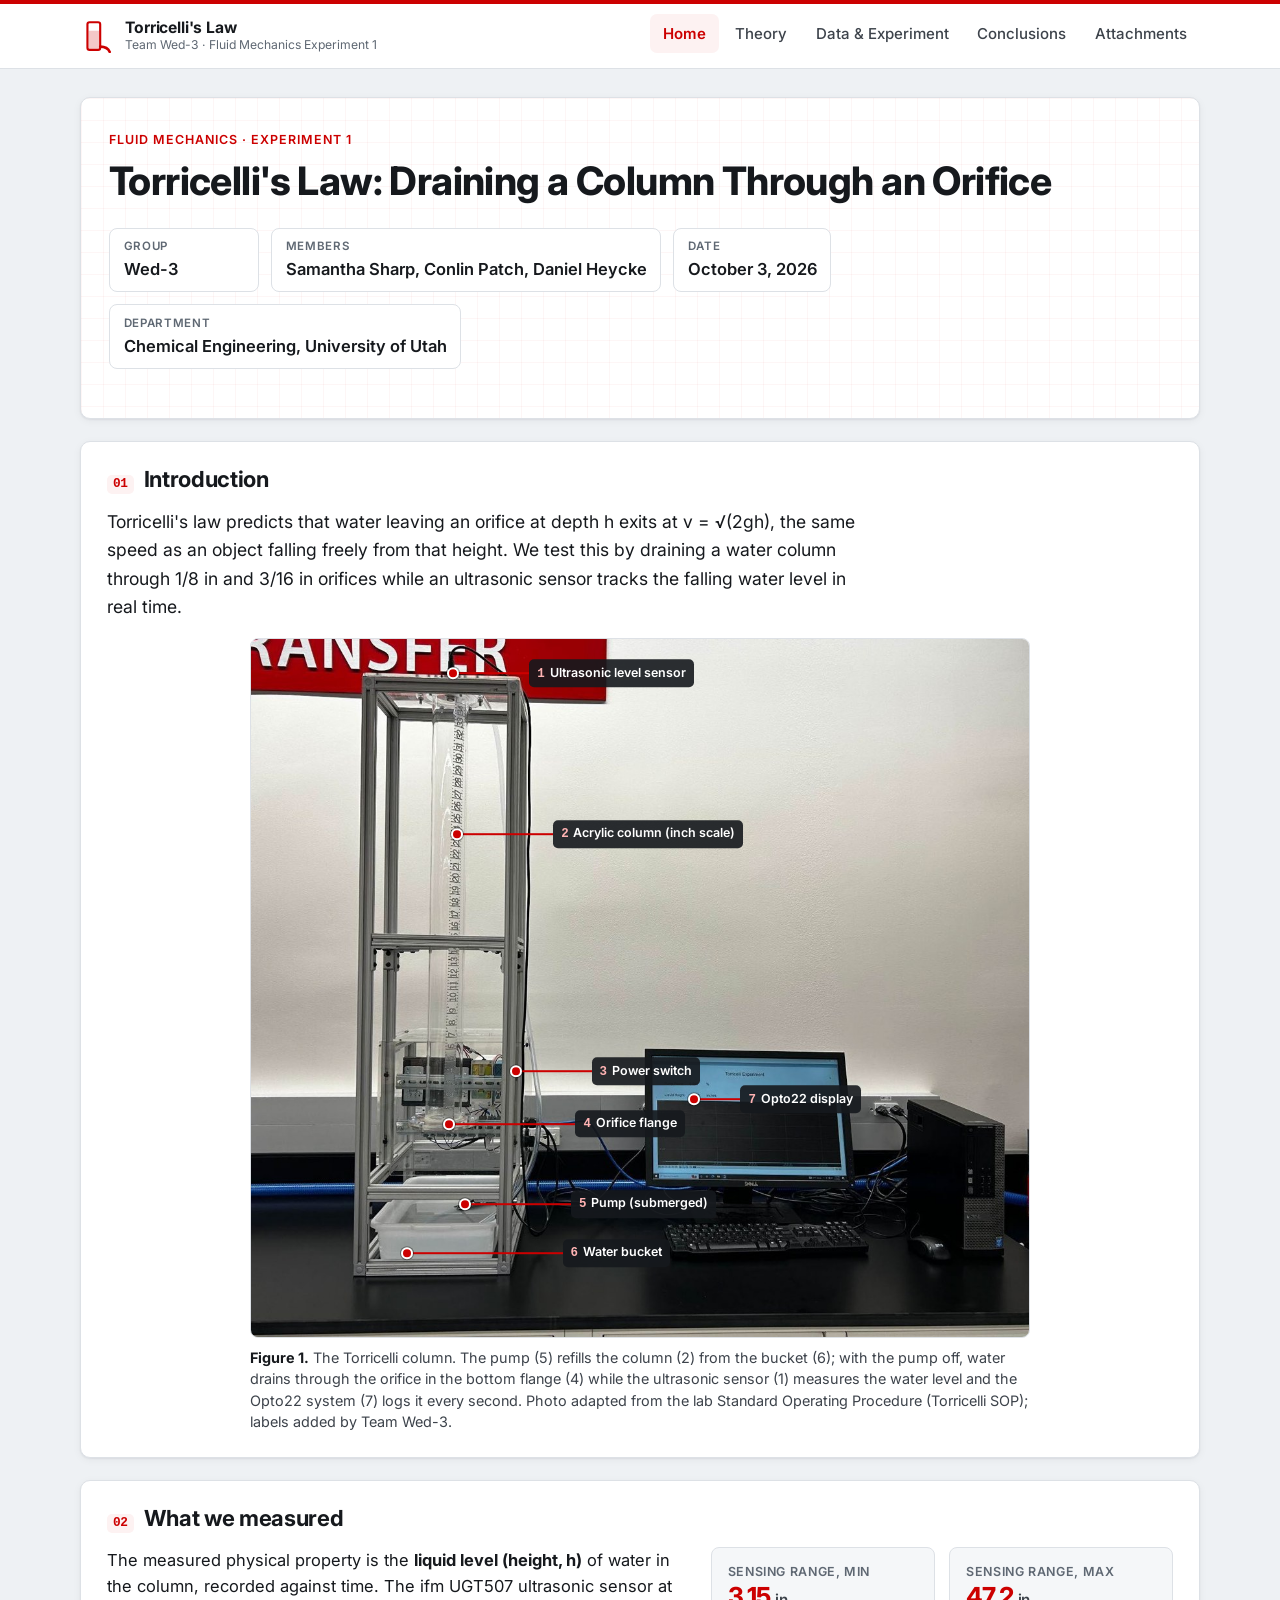
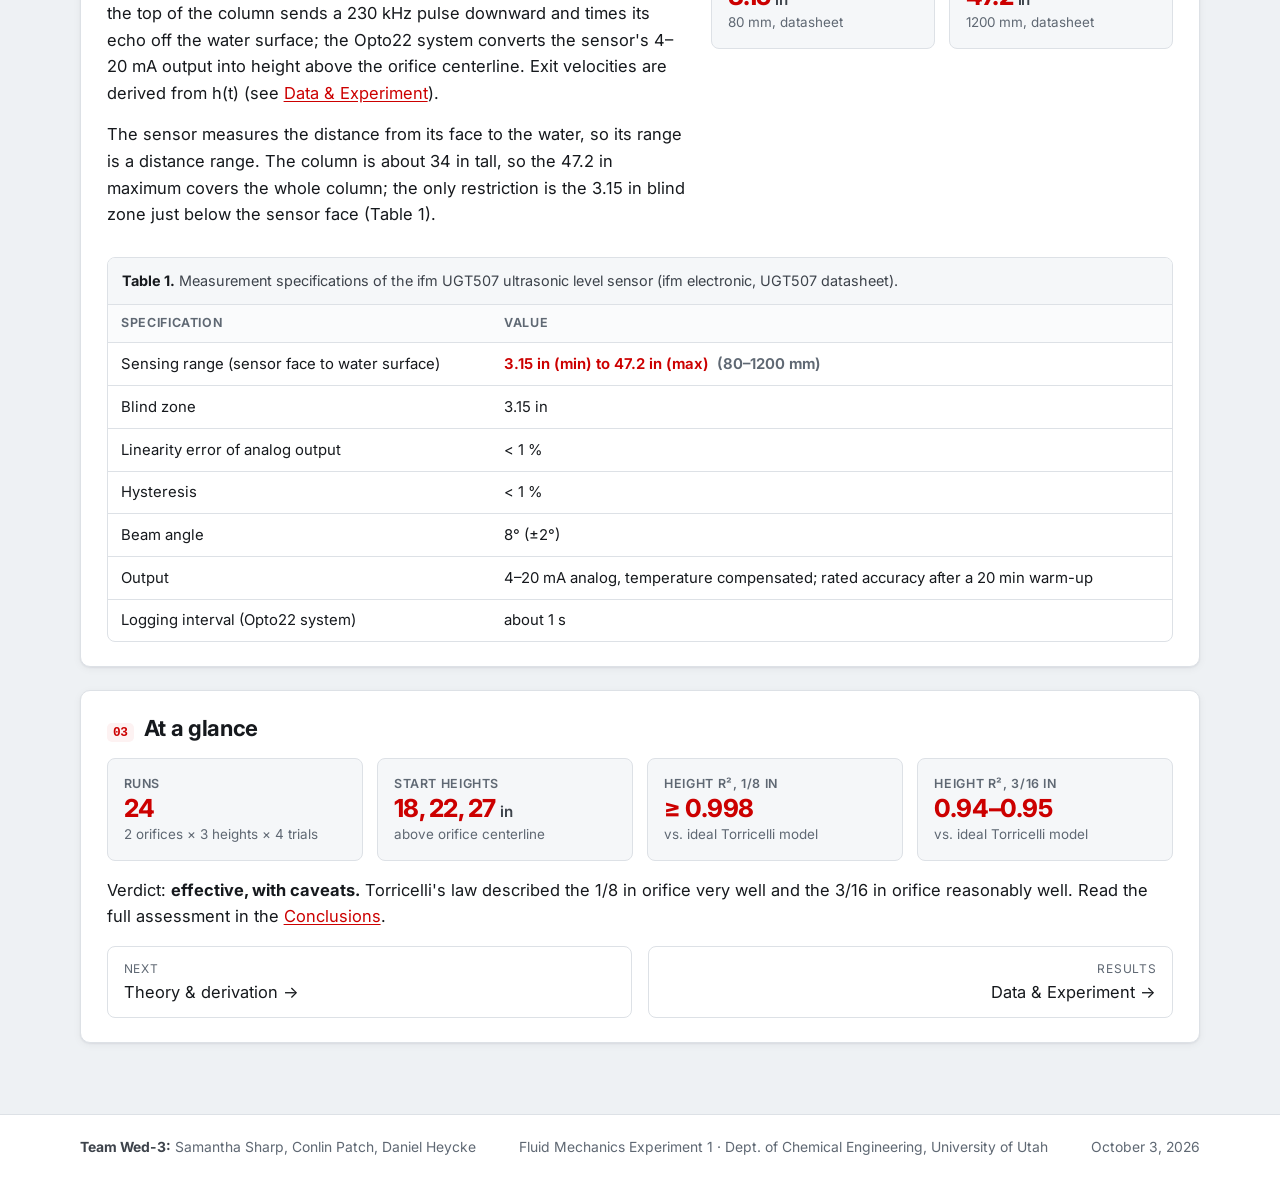
<file: index.html>
<!DOCTYPE html>
<html lang="en" class="no-js">
<head>
  <meta charset="utf-8">
  <meta name="viewport" content="width=device-width, initial-scale=1">
  <title>Torricelli's Law | Team Wed-3</title>
  <meta name="description" content="Fluid Mechanics Experiment 1, Team Wed-3: draining a water column through 1/8 in and 3/16 in orifices to test Torricelli's law.">
  <link rel="preconnect" href="https://fonts.googleapis.com">
  <link rel="preconnect" href="https://fonts.gstatic.com" crossorigin>
  <link href="https://fonts.googleapis.com/css2?family=Inter:wght@400;500;600;700;800&display=swap" rel="stylesheet">
  <link rel="stylesheet" href="css/style.css">
  <link rel="icon" href="data:image/svg+xml,%3Csvg xmlns='http://www.w3.org/2000/svg' viewBox='0 0 32 32'%3E%3Crect x='7' y='3' width='12' height='26' rx='2' fill='%23fff' stroke='%23cc0000' stroke-width='2'/%3E%3Crect x='8' y='11' width='10' height='17' fill='%23cc0000' opacity='.3'/%3E%3Cpath d='M19 26 q7 0 9 5' fill='none' stroke='%23cc0000' stroke-width='2.4'/%3E%3C/svg%3E">
</head>
<body>
<a class="skip-link" href="#main">Skip to content</a>

<header class="site-header">
  <div class="header-inner">
    <a class="brand" href="index.html">
      <svg class="brand-mark" viewBox="0 0 32 32" aria-hidden="true"><rect x="7" y="3" width="12" height="26" rx="2" fill="#fff" stroke="#cc0000" stroke-width="2"/><rect x="8" y="11" width="10" height="17" fill="#cc0000" opacity=".22"/><path d="M19 26 q7 0 9 5" fill="none" stroke="#cc0000" stroke-width="2.4" stroke-linecap="round"/></svg>
      <span class="brand-text"><span class="brand-title">Torricelli's Law</span><span class="brand-sub">Team Wed-3 · Fluid Mechanics Experiment 1</span></span>
    </a>
    <button class="nav-toggle" type="button" aria-expanded="false" aria-controls="site-nav">Menu</button>
    <nav class="site-nav" id="site-nav" aria-label="Main">
      <ul>
        <li><a href="index.html" aria-current="page">Home</a></li>
        <li><a href="theory.html">Theory</a></li>
        <li><a href="data.html">Data &amp; Experiment</a></li>
        <li><a href="conclusions.html">Conclusions</a></li>
        <li><a href="attachments.html">Attachments</a></li>
      </ul>
    </nav>
  </div>
</header>

<main id="main">

  <section class="hero" aria-labelledby="title">
    <p class="eyebrow">Fluid Mechanics · Experiment 1</p>
    <h1 id="title">Torricelli's Law: Draining a Column Through an Orifice</h1>
    <dl class="meta-row">
      <div class="meta"><dt>Group</dt><dd>Wed-3</dd></div>
      <div class="meta"><dt>Members</dt><dd>Samantha Sharp, Conlin Patch, Daniel Heycke</dd></div>
      <div class="meta"><dt>Date</dt><dd>October 3, 2026</dd></div>
      <div class="meta"><dt>Department</dt><dd>Chemical Engineering, University of Utah</dd></div>
    </dl>
  </section>

  <section class="card" id="introduction" aria-labelledby="intro-h">
    <h2 id="intro-h"><span class="sec-num">01</span> Introduction</h2>
    <p class="intro-text">Torricelli's law predicts that water leaving an orifice at depth h exits at v = √(2gh), the same speed as an object falling freely from that height. We test this by draining a water column through 1/8 in and 3/16 in orifices while an ultrasonic sensor tracks the falling water level in real time.</p>

    <figure id="fig1">
      <div class="labeled fig-frame">
        <img src="images/apparatus_photo.jpg" width="1200" height="1077"
             alt="Photo of the Torricelli column apparatus: a tall clear acrylic column with an inch scale inside an aluminum frame, an ultrasonic sensor at the top, an orifice flange and electronics box near the bottom of the column, a pump in a white water bucket beneath it, and a computer monitor running the Opto22 display on the bench to the right.">
        <span class="callout" style="left:26%;top:5%;--len:70px"><span class="dot"></span><span class="line"></span><span class="tag"><b>1</b>Ultrasonic level sensor</span></span>
        <span class="callout" style="left:26.5%;top:28%;--len:90px"><span class="dot"></span><span class="line"></span><span class="tag"><b>2</b>Acrylic column (inch scale)</span></span>
        <span class="callout" style="left:34%;top:62%;--len:70px"><span class="dot"></span><span class="line"></span><span class="tag"><b>3</b>Power switch</span></span>
        <span class="callout" style="left:25.5%;top:69.5%;--len:120px"><span class="dot"></span><span class="line"></span><span class="tag"><b>4</b>Orifice flange</span></span>
        <span class="callout" style="left:27.5%;top:81%;--len:100px"><span class="dot"></span><span class="line"></span><span class="tag"><b>5</b>Pump (submerged)</span></span>
        <span class="callout" style="left:20%;top:88%;--len:150px"><span class="dot"></span><span class="line"></span><span class="tag"><b>6</b>Water bucket</span></span>
        <span class="callout" style="left:57%;top:66%;--len:40px"><span class="dot"></span><span class="line"></span><span class="tag"><b>7</b>Opto22 display</span></span>
      </div>
      <ol class="label-key">
        <li>Ultrasonic level sensor</li><li>Acrylic column</li><li>Power switch</li><li>Orifice flange</li>
        <li>Pump</li><li>Water bucket</li><li>Opto22 display</li>
      </ol>
      <figcaption><strong>Figure 1.</strong> The Torricelli column. The pump (5) refills the column (2) from the bucket (6); with the pump off, water drains through the orifice in the bottom flange (4) while the ultrasonic sensor (1) measures the water level and the Opto22 system (7) logs it every second. Photo adapted from the lab Standard Operating Procedure (Torricelli SOP); labels added by Team Wed-3.</figcaption>
    </figure>
  </section>

  <section class="card" id="measurement" aria-labelledby="meas-h">
    <h2 id="meas-h"><span class="sec-num">02</span> What we measured</h2>
    <div class="grid-2-wide">
      <div class="prose">
        <p>The measured physical property is the <strong>liquid level (height, h)</strong> of water in the column, recorded against time. The ifm UGT507 ultrasonic sensor at the top of the column sends a 230 kHz pulse downward and times its echo off the water surface; the Opto22 system converts the sensor's 4–20 mA output into height above the orifice centerline. Exit velocities are derived from h(t) (see <a href="data.html#processing">Data &amp; Experiment</a>).</p>
        <p>The sensor measures the distance from its face to the water, so its range is a distance range. The column is about 34 in tall, so the 47.2 in maximum covers the whole column; the only restriction is the 3.15 in blind zone just below the sensor face (Table 1).</p>
      </div>
      <div>
        <div class="stats" style="margin-top:0">
          <div class="stat"><div class="label">Sensing range, min</div><div class="value">3.15 <span class="unit">in</span></div><div class="sub">80 mm, datasheet</div></div>
          <div class="stat"><div class="label">Sensing range, max</div><div class="value">47.2 <span class="unit">in</span></div><div class="sub">1200 mm, datasheet</div></div>
        </div>
      </div>
    </div>

    <div class="table-wrap">
      <table>
        <caption><strong>Table 1.</strong> Measurement specifications of the ifm UGT507 ultrasonic level sensor (ifm electronic, UGT507 datasheet).</caption>
        <thead><tr><th>Specification</th><th>Value</th></tr></thead>
        <tbody>
          <tr><td>Sensing range (sensor face to water surface)</td><td class="key">3.15 in (min) to 47.2 in (max) &nbsp;<span class="muted">(80–1200 mm)</span></td></tr>
          <tr><td>Blind zone</td><td>3.15 in</td></tr>
          <tr><td>Linearity error of analog output</td><td>&lt; 1 %</td></tr>
          <tr><td>Hysteresis</td><td>&lt; 1 %</td></tr>
          <tr><td>Beam angle</td><td>8° (±2°)</td></tr>
          <tr><td>Output</td><td>4–20 mA analog, temperature compensated; rated accuracy after a 20 min warm-up</td></tr>
          <tr><td>Logging interval (Opto22 system)</td><td>about 1 s</td></tr>
        </tbody>
      </table>
    </div>
  </section>

  <section class="card" aria-labelledby="glance-h">
    <h2 id="glance-h"><span class="sec-num">03</span> At a glance</h2>
    <div class="stats">
      <div class="stat"><div class="label">Runs</div><div class="value">24</div><div class="sub">2 orifices × 3 heights × 4 trials</div></div>
      <div class="stat"><div class="label">Start heights</div><div class="value">18, 22, 27 <span class="unit">in</span></div><div class="sub">above orifice centerline</div></div>
      <div class="stat"><div class="label">Height R², 1/8 in</div><div class="value">≥ 0.998</div><div class="sub">vs. ideal Torricelli model</div></div>
      <div class="stat"><div class="label">Height R², 3/16 in</div><div class="value">0.94–0.95</div><div class="sub">vs. ideal Torricelli model</div></div>
    </div>
    <p>Verdict: <strong>effective, with caveats.</strong> Torricelli's law described the 1/8 in orifice very well and the 3/16 in orifice reasonably well. Read the full assessment in the <a href="conclusions.html">Conclusions</a>.</p>
    <nav class="pager" aria-label="Pages">
      <a href="theory.html"><small>Next</small>Theory &amp; derivation →</a>
      <a class="next" href="data.html"><small>Results</small>Data &amp; Experiment →</a>
    </nav>
  </section>

</main>

<footer class="site-footer">
  <div class="footer-inner">
    <span><strong>Team Wed-3:</strong> Samantha Sharp, Conlin Patch, Daniel Heycke</span>
    <span>Fluid Mechanics Experiment 1 · Dept. of Chemical Engineering, University of Utah</span>
    <span>October 3, 2026</span>
  </div>
</footer>
<script src="js/main.js"></script>
</body>
</html>
</file>
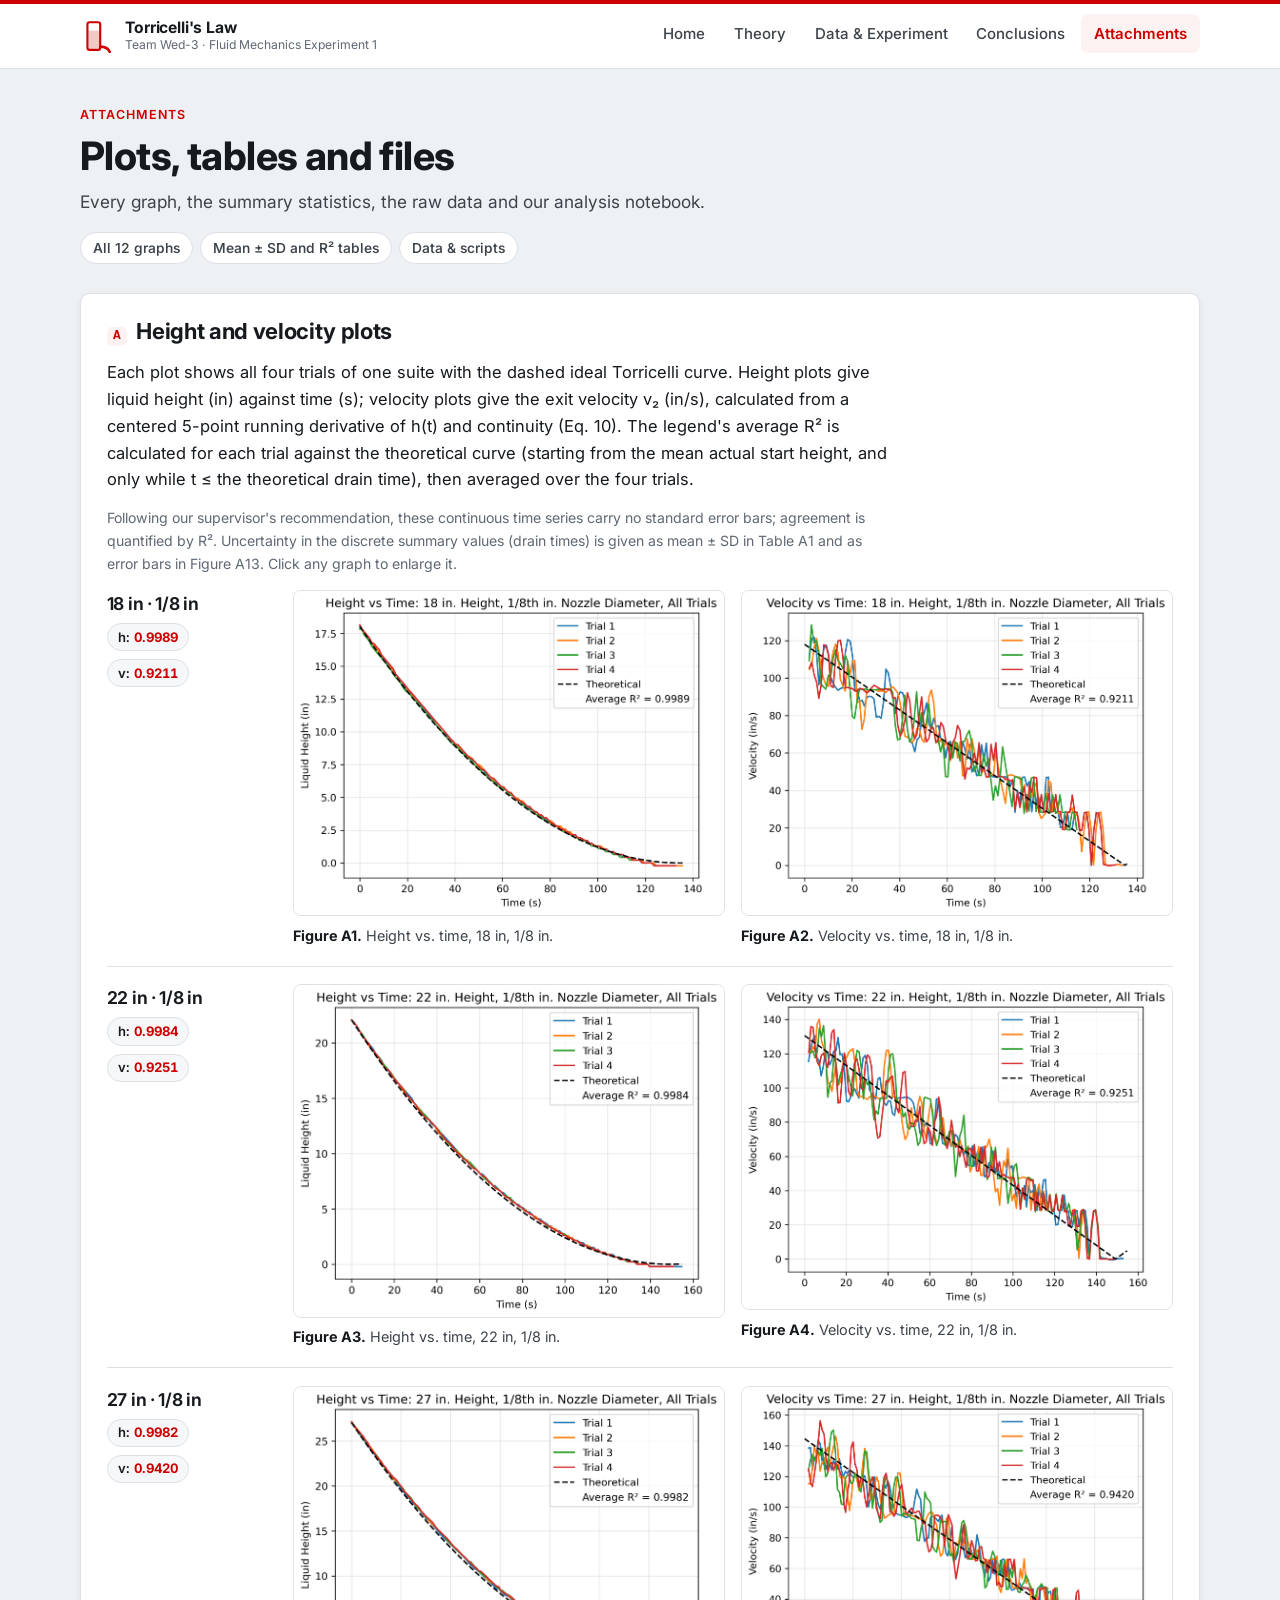
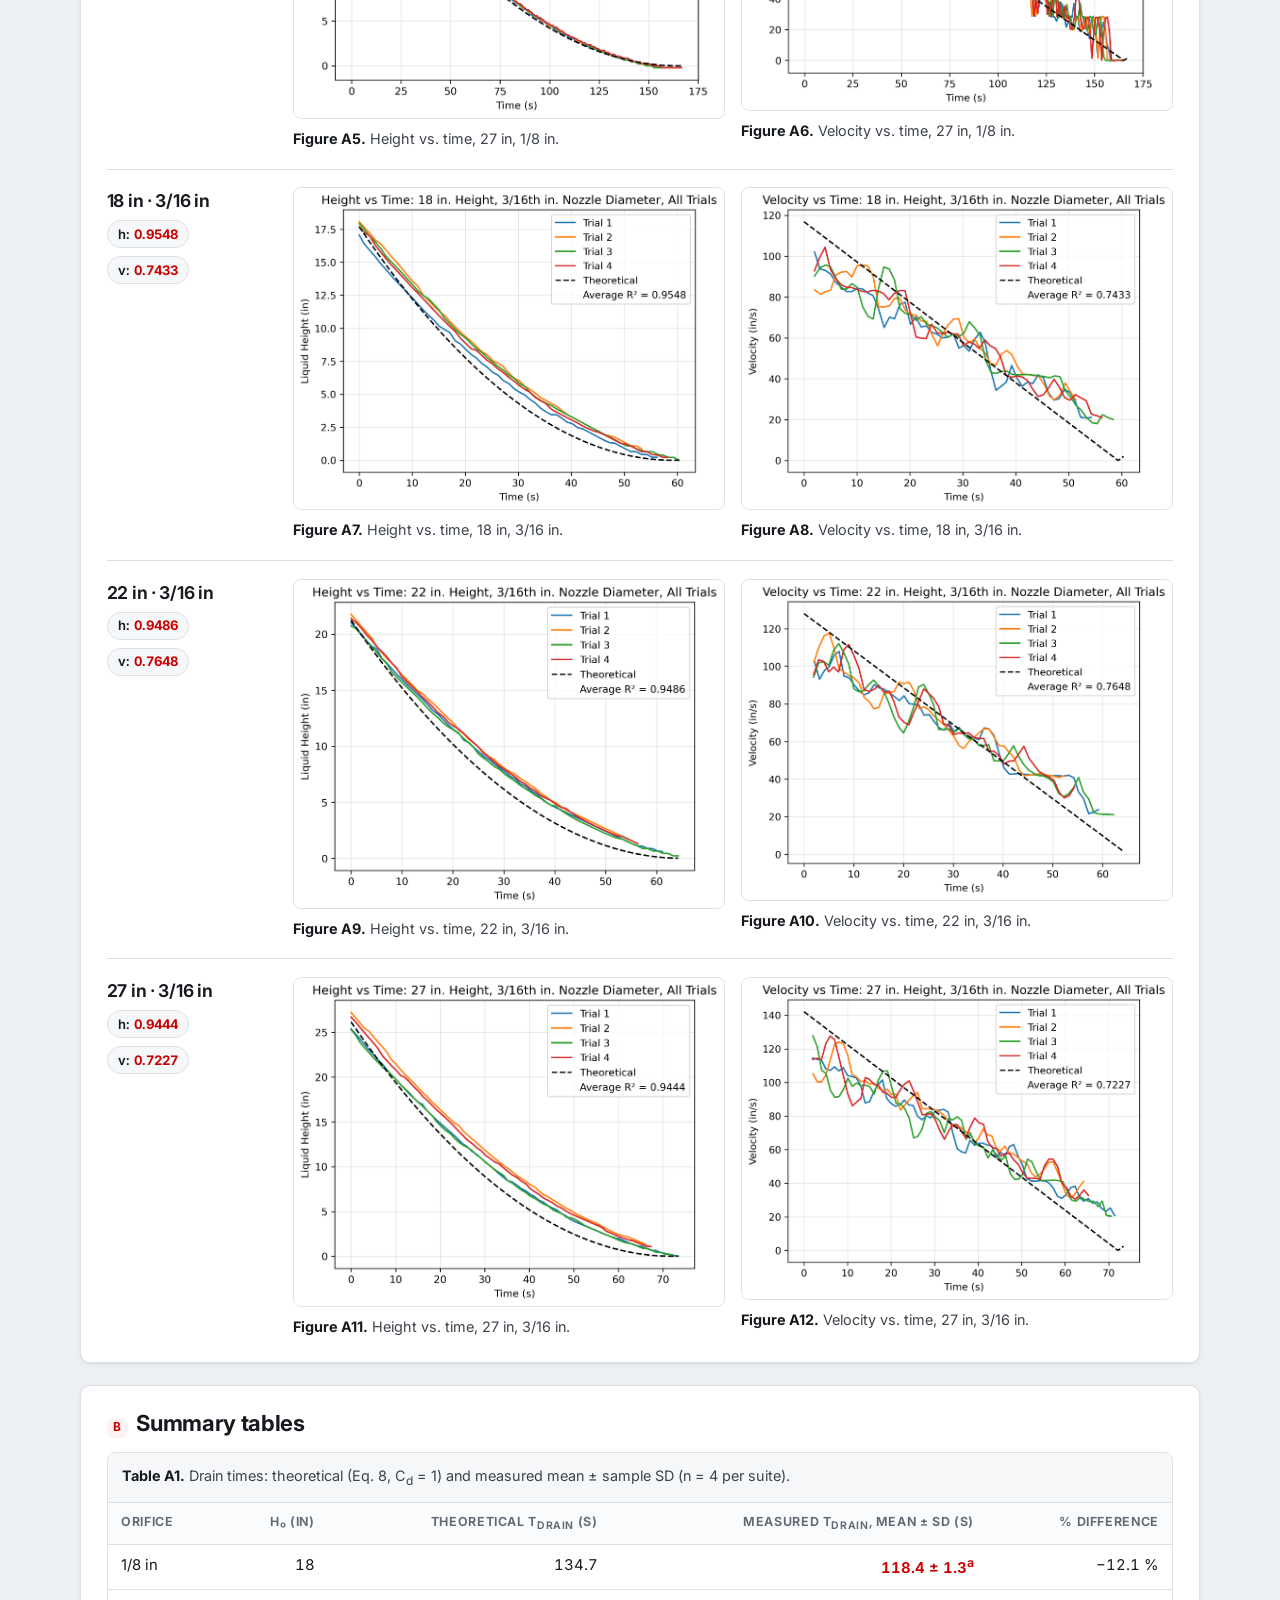
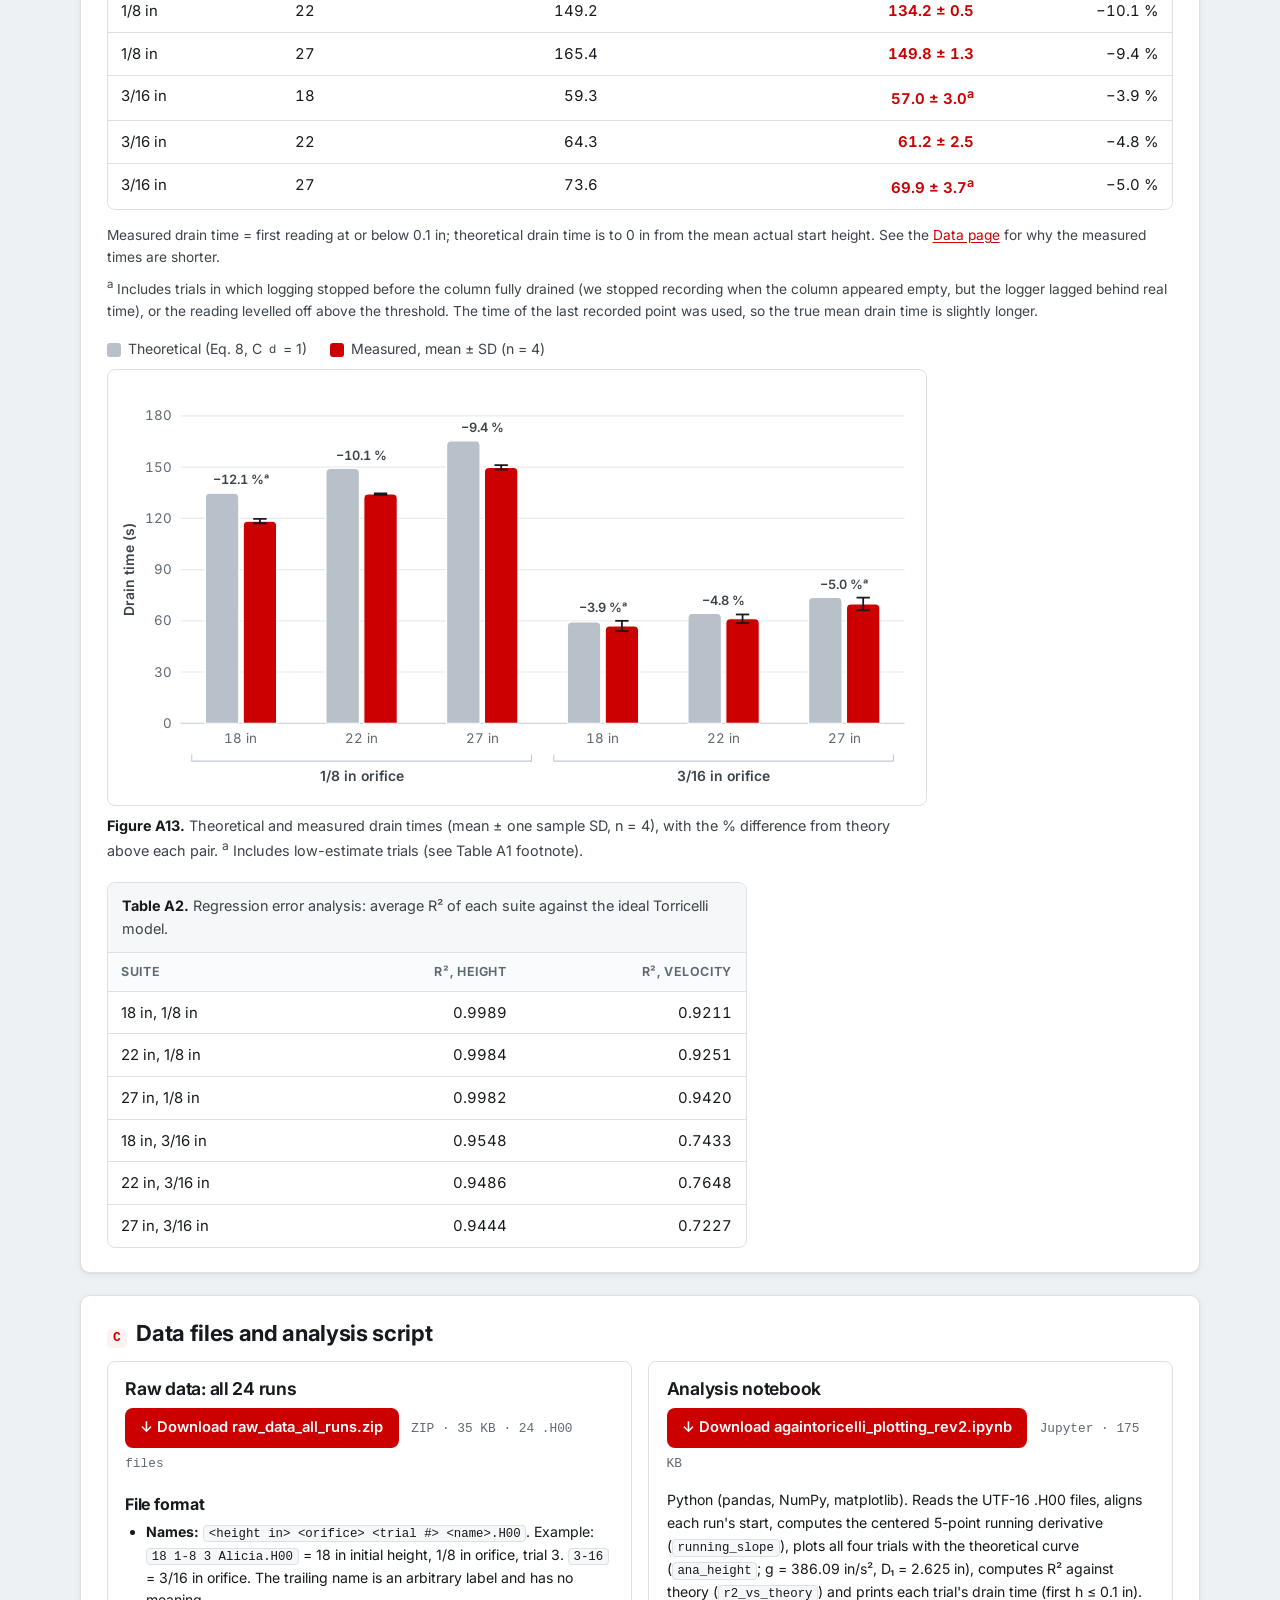
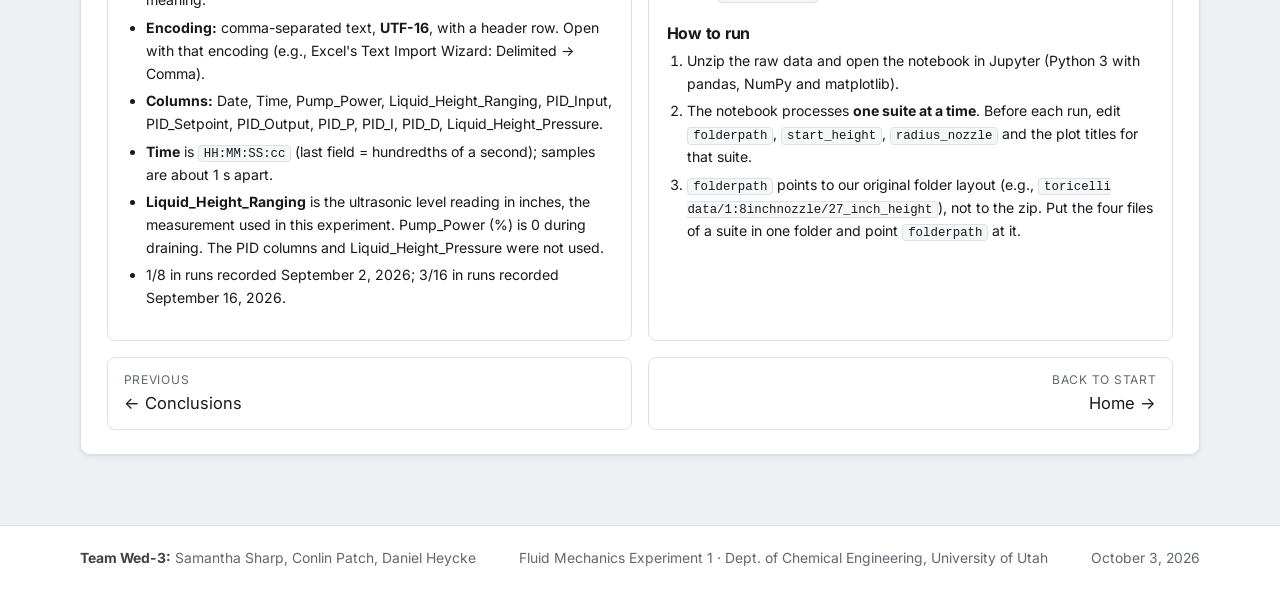
<file: attachments.html>
<!DOCTYPE html>
<html lang="en" class="no-js">
<head>
  <meta charset="utf-8">
  <meta name="viewport" content="width=device-width, initial-scale=1">
  <title>Attachments | Torricelli's Law | Team Wed-3</title>
  <meta name="description" content="All 12 height and velocity plots, mean ± SD drain-time table, R² table, raw data files and the analysis notebook.">
  <link rel="preconnect" href="https://fonts.googleapis.com">
  <link rel="preconnect" href="https://fonts.gstatic.com" crossorigin>
  <link href="https://fonts.googleapis.com/css2?family=Inter:wght@400;500;600;700;800&display=swap" rel="stylesheet">
  <link rel="stylesheet" href="css/style.css">
  <link rel="icon" href="data:image/svg+xml,%3Csvg xmlns='http://www.w3.org/2000/svg' viewBox='0 0 32 32'%3E%3Crect x='7' y='3' width='12' height='26' rx='2' fill='%23fff' stroke='%23cc0000' stroke-width='2'/%3E%3Crect x='8' y='11' width='10' height='17' fill='%23cc0000' opacity='.3'/%3E%3Cpath d='M19 26 q7 0 9 5' fill='none' stroke='%23cc0000' stroke-width='2.4'/%3E%3C/svg%3E">
</head>
<body>
<a class="skip-link" href="#main">Skip to content</a>

<header class="site-header">
  <div class="header-inner">
    <a class="brand" href="index.html">
      <svg class="brand-mark" viewBox="0 0 32 32" aria-hidden="true"><rect x="7" y="3" width="12" height="26" rx="2" fill="#fff" stroke="#cc0000" stroke-width="2"/><rect x="8" y="11" width="10" height="17" fill="#cc0000" opacity=".22"/><path d="M19 26 q7 0 9 5" fill="none" stroke="#cc0000" stroke-width="2.4" stroke-linecap="round"/></svg>
      <span class="brand-text"><span class="brand-title">Torricelli's Law</span><span class="brand-sub">Team Wed-3 · Fluid Mechanics Experiment 1</span></span>
    </a>
    <button class="nav-toggle" type="button" aria-expanded="false" aria-controls="site-nav">Menu</button>
    <nav class="site-nav" id="site-nav" aria-label="Main">
      <ul>
        <li><a href="index.html">Home</a></li>
        <li><a href="theory.html">Theory</a></li>
        <li><a href="data.html">Data &amp; Experiment</a></li>
        <li><a href="conclusions.html">Conclusions</a></li>
        <li><a href="attachments.html" aria-current="page">Attachments</a></li>
      </ul>
    </nav>
  </div>
</header>

<main id="main">
  <header class="page-head">
    <p class="eyebrow">Attachments</p>
    <h1>Plots, tables and files</h1>
    <p class="lede">Every graph, the summary statistics, the raw data and our analysis notebook.</p>
    <ul class="toc">
      <li><a href="#graphs">All 12 graphs</a></li>
      <li><a href="#tables">Mean ± SD and R² tables</a></li>
      <li><a href="#downloads">Data &amp; scripts</a></li>
    </ul>
  </header>

  <section class="card" id="graphs" aria-labelledby="g-h">
    <h2 id="g-h"><span class="sec-num">A</span> Height and velocity plots</h2>
    <div class="prose">
      <p>Each plot shows all four trials of one suite with the dashed ideal Torricelli curve. Height plots give liquid height (in) against time (s); velocity plots give the exit velocity v₂ (in/s), calculated from a centered 5-point running derivative of h(t) and continuity (Eq. 10). The legend's average R² is calculated for each trial against the theoretical curve (starting from the mean actual start height, and only while t ≤ the theoretical drain time), then averaged over the four trials.</p>
      <p class="small muted">Following our supervisor's recommendation, these continuous time series carry no standard error bars; agreement is quantified by R². Uncertainty in the discrete summary values (drain times) is given as mean ± SD in Table A1 and as error bars in Figure A13. Click any graph to enlarge it.</p>
    </div>

    <div class="gallery">
      <div class="gallery-row">
        <div class="row-head"><h3>18 in · 1/8 in</h3><div class="r2-chips"><span class="chip">h: <b>0.9989</b></span><span class="chip">v: <b>0.9211</b></span></div></div>
        <figure><a class="zoom" href="images/graphs/height_18in_1-8.png" data-caption="Figure A1. Height vs. time, 18 in start height, 1/8 in orifice. Average R² = 0.9989."><img loading="lazy" src="images/graphs/height_18in_1-8.png" width="1803" height="1357" alt="Liquid height (in) versus time (s), 18 in start height, 1/8 in orifice, four trials with ideal curve; average R² 0.9989."></a><figcaption><strong>Figure A1.</strong> Height vs. time, 18 in, 1/8 in.</figcaption></figure>
        <figure><a class="zoom" href="images/graphs/velocity_18in_1-8.png" data-caption="Figure A2. Exit velocity vs. time, 18 in start height, 1/8 in orifice. Average R² = 0.9211."><img loading="lazy" src="images/graphs/velocity_18in_1-8.png" width="1805" height="1357" alt="Exit velocity (in/s) versus time (s), 18 in start height, 1/8 in orifice, four trials with ideal line; average R² 0.9211."></a><figcaption><strong>Figure A2.</strong> Velocity vs. time, 18 in, 1/8 in.</figcaption></figure>
      </div>
      <div class="gallery-row">
        <div class="row-head"><h3>22 in · 1/8 in</h3><div class="r2-chips"><span class="chip">h: <b>0.9984</b></span><span class="chip">v: <b>0.9251</b></span></div></div>
        <figure><a class="zoom" href="images/graphs/height_22in_1-8.png" data-caption="Figure A3. Height vs. time, 22 in start height, 1/8 in orifice. Average R² = 0.9984."><img loading="lazy" src="images/graphs/height_22in_1-8.png" width="1763" height="1357" alt="Liquid height (in) versus time (s), 22 in start height, 1/8 in orifice, four trials with ideal curve; average R² 0.9984."></a><figcaption><strong>Figure A3.</strong> Height vs. time, 22 in, 1/8 in.</figcaption></figure>
        <figure><a class="zoom" href="images/graphs/velocity_22in_1-8.png" data-caption="Figure A4. Exit velocity vs. time, 22 in start height, 1/8 in orifice. Average R² = 0.9251."><img loading="lazy" src="images/graphs/velocity_22in_1-8.png" width="1805" height="1357" alt="Exit velocity (in/s) versus time (s), 22 in start height, 1/8 in orifice, four trials with ideal line; average R² 0.9251."></a><figcaption><strong>Figure A4.</strong> Velocity vs. time, 22 in, 1/8 in.</figcaption></figure>
      </div>
      <div class="gallery-row">
        <div class="row-head"><h3>27 in · 1/8 in</h3><div class="r2-chips"><span class="chip">h: <b>0.9982</b></span><span class="chip">v: <b>0.9420</b></span></div></div>
        <figure><a class="zoom" href="images/graphs/height_27in_1-8.png" data-caption="Figure A5. Height vs. time, 27 in start height, 1/8 in orifice. Average R² = 0.9982."><img loading="lazy" src="images/graphs/height_27in_1-8.png" width="1763" height="1357" alt="Liquid height (in) versus time (s), 27 in start height, 1/8 in orifice, four trials with ideal curve; average R² 0.9982."></a><figcaption><strong>Figure A5.</strong> Height vs. time, 27 in, 1/8 in.</figcaption></figure>
        <figure><a class="zoom" href="images/graphs/velocity_27in_1-8.png" data-caption="Figure A6. Exit velocity vs. time, 27 in start height, 1/8 in orifice. Average R² = 0.9420."><img loading="lazy" src="images/graphs/velocity_27in_1-8.png" width="1805" height="1357" alt="Exit velocity (in/s) versus time (s), 27 in start height, 1/8 in orifice, four trials with ideal line; average R² 0.9420."></a><figcaption><strong>Figure A6.</strong> Velocity vs. time, 27 in, 1/8 in.</figcaption></figure>
      </div>
      <div class="gallery-row">
        <div class="row-head"><h3>18 in · 3/16 in</h3><div class="r2-chips"><span class="chip">h: <b>0.9548</b></span><span class="chip">v: <b>0.7433</b></span></div></div>
        <figure><a class="zoom" href="images/graphs/height_18in_3-16.png" data-caption="Figure A7. Height vs. time, 18 in start height, 3/16 in orifice. Average R² = 0.9548."><img loading="lazy" src="images/graphs/height_18in_3-16.png" width="1819" height="1357" alt="Liquid height (in) versus time (s), 18 in start height, 3/16 in orifice, four trials with ideal curve; average R² 0.9548."></a><figcaption><strong>Figure A7.</strong> Height vs. time, 18 in, 3/16 in.</figcaption></figure>
        <figure><a class="zoom" href="images/graphs/velocity_18in_3-16.png" data-caption="Figure A8. Exit velocity vs. time, 18 in start height, 3/16 in orifice. Average R² = 0.7433."><img loading="lazy" src="images/graphs/velocity_18in_3-16.png" width="1821" height="1357" alt="Exit velocity (in/s) versus time (s), 18 in start height, 3/16 in orifice, four trials with ideal line; average R² 0.7433."></a><figcaption><strong>Figure A8.</strong> Velocity vs. time, 18 in, 3/16 in.</figcaption></figure>
      </div>
      <div class="gallery-row">
        <div class="row-head"><h3>22 in · 3/16 in</h3><div class="r2-chips"><span class="chip">h: <b>0.9486</b></span><span class="chip">v: <b>0.7648</b></span></div></div>
        <figure><a class="zoom" href="images/graphs/height_22in_3-16.png" data-caption="Figure A9. Height vs. time, 22 in start height, 3/16 in orifice. Average R² = 0.9486."><img loading="lazy" src="images/graphs/height_22in_3-16.png" width="1779" height="1357" alt="Liquid height (in) versus time (s), 22 in start height, 3/16 in orifice, four trials with ideal curve; average R² 0.9486."></a><figcaption><strong>Figure A9.</strong> Height vs. time, 22 in, 3/16 in.</figcaption></figure>
        <figure><a class="zoom" href="images/graphs/velocity_22in_3-16.png" data-caption="Figure A10. Exit velocity vs. time, 22 in start height, 3/16 in orifice. Average R² = 0.7648."><img loading="lazy" src="images/graphs/velocity_22in_3-16.png" width="1821" height="1357" alt="Exit velocity (in/s) versus time (s), 22 in start height, 3/16 in orifice, four trials with ideal line; average R² 0.7648."></a><figcaption><strong>Figure A10.</strong> Velocity vs. time, 22 in, 3/16 in.</figcaption></figure>
      </div>
      <div class="gallery-row">
        <div class="row-head"><h3>27 in · 3/16 in</h3><div class="r2-chips"><span class="chip">h: <b>0.9444</b></span><span class="chip">v: <b>0.7227</b></span></div></div>
        <figure><a class="zoom" href="images/graphs/height_27in_3-16.png" data-caption="Figure A11. Height vs. time, 27 in start height, 3/16 in orifice. Average R² = 0.9444."><img loading="lazy" src="images/graphs/height_27in_3-16.png" width="1779" height="1357" alt="Liquid height (in) versus time (s), 27 in start height, 3/16 in orifice, four trials with ideal curve; average R² 0.9444."></a><figcaption><strong>Figure A11.</strong> Height vs. time, 27 in, 3/16 in.</figcaption></figure>
        <figure><a class="zoom" href="images/graphs/velocity_27in_3-16.png" data-caption="Figure A12. Exit velocity vs. time, 27 in start height, 3/16 in orifice. Average R² = 0.7227."><img loading="lazy" src="images/graphs/velocity_27in_3-16.png" width="1821" height="1357" alt="Exit velocity (in/s) versus time (s), 27 in start height, 3/16 in orifice, four trials with ideal line; average R² 0.7227."></a><figcaption><strong>Figure A12.</strong> Velocity vs. time, 27 in, 3/16 in.</figcaption></figure>
      </div>
    </div>
  </section>

  <section class="card" id="tables" aria-labelledby="t-h">
    <h2 id="t-h"><span class="sec-num">B</span> Summary tables</h2>
    <div class="table-wrap">
      <table>
        <caption><strong>Table A1.</strong> Drain times: theoretical (Eq. 8, C<sub>d</sub> = 1) and measured mean ± sample SD (n = 4 per suite).</caption>
        <thead><tr><th>Orifice</th><th class="num">h₀ (in)</th><th class="num">Theoretical t<sub>drain</sub> (s)</th><th class="num">Measured t<sub>drain</sub>, mean ± SD (s)</th><th class="num">% difference</th></tr></thead>
        <tbody>
          <tr><td>1/8 in</td><td class="num">18</td><td class="num">134.7</td><td class="num key">118.4 ± 1.3<sup>a</sup></td><td class="num">−12.1 %</td></tr>
          <tr><td>1/8 in</td><td class="num">22</td><td class="num">149.2</td><td class="num key">134.2 ± 0.5</td><td class="num">−10.1 %</td></tr>
          <tr><td>1/8 in</td><td class="num">27</td><td class="num">165.4</td><td class="num key">149.8 ± 1.3</td><td class="num">−9.4 %</td></tr>
          <tr><td>3/16 in</td><td class="num">18</td><td class="num">59.3</td><td class="num key">57.0 ± 3.0<sup>a</sup></td><td class="num">−3.9 %</td></tr>
          <tr><td>3/16 in</td><td class="num">22</td><td class="num">64.3</td><td class="num key">61.2 ± 2.5</td><td class="num">−4.8 %</td></tr>
          <tr><td>3/16 in</td><td class="num">27</td><td class="num">73.6</td><td class="num key">69.9 ± 3.7<sup>a</sup></td><td class="num">−5.0 %</td></tr>
        </tbody>
      </table>
    </div>
    <div class="table-foot">
      <p>Measured drain time = first reading at or below 0.1 in; theoretical drain time is to 0 in from the mean actual start height. See the <a href="data.html#drain-times">Data page</a> for why the measured times are shorter.</p>
      <p><sup>a</sup> Includes trials in which logging stopped before the column fully drained (we stopped recording when the column appeared empty, but the logger lagged behind real time), or the reading levelled off above the threshold. The time of the last recorded point was used, so the true mean drain time is slightly longer.</p>
    </div>

    <figure id="figa13" class="chart-fig">
      <div class="chart-legend"><span><i class="sw sw-theory"></i>Theoretical (Eq. 8, C<sub>d</sub> = 1)</span><span><i class="sw sw-meas"></i>Measured, mean ± SD (n = 4)</span></div>
      <div class="fig-frame chart-wrap">
<svg class="chart" viewBox="0 0 720 380" role="img" aria-labelledby="figa13-t figa13-d">
<title id="figa13-t">Drain time by suite: theoretical vs. measured mean ± SD</title>
<desc id="figa13-d">Grouped bar chart. For each of six suites, a gray bar shows the theoretical drain time and a red bar shows the measured mean drain time with an error bar of ± one sample standard deviation (n = 4). Values are listed in the drain-time table.</desc>
<line class="axis" x1="58" x2="708" y1="310.0" y2="310.0"/>
<text class="tick" x="50" y="314.0" text-anchor="end">0</text>
<line class="grid" x1="58" x2="708" y1="264.0" y2="264.0"/>
<text class="tick" x="50" y="268.0" text-anchor="end">30</text>
<line class="grid" x1="58" x2="708" y1="218.0" y2="218.0"/>
<text class="tick" x="50" y="222.0" text-anchor="end">60</text>
<line class="grid" x1="58" x2="708" y1="172.0" y2="172.0"/>
<text class="tick" x="50" y="176.0" text-anchor="end">90</text>
<line class="grid" x1="58" x2="708" y1="126.0" y2="126.0"/>
<text class="tick" x="50" y="130.0" text-anchor="end">120</text>
<line class="grid" x1="58" x2="708" y1="80.0" y2="80.0"/>
<text class="tick" x="50" y="84.0" text-anchor="end">150</text>
<line class="grid" x1="58" x2="708" y1="34.0" y2="34.0"/>
<text class="tick" x="50" y="38.0" text-anchor="end">180</text>
<text class="axis-title" transform="translate(16 172) rotate(-90)" text-anchor="middle">Drain time (s)</text>
<path class="bar-theory" d="M80.2,310 V107.5 Q80.2,103.5 84.2,103.5 H106.2 Q110.2,103.5 110.2,107.5 V310 Z" data-tip="18 in, 1/8 in: theoretical 134.7 s" tabindex="0"><title>18 in, 1/8 in: theoretical 134.7 s</title></path>
<path class="bar-meas" d="M114.2,310 V132.5 Q114.2,128.5 118.2,128.5 H140.2 Q144.2,128.5 144.2,132.5 V310 Z" data-tip="18 in, 1/8 in: measured 118.4 ± 1.3 s (−12.1 %)" tabindex="0"><title>18 in, 1/8 in: measured 118.4 ± 1.3 s (−12.1 %)</title></path>
<line class="err" x1="129.2" x2="129.2" y1="126.5" y2="130.4"/>
<line class="err" x1="123.2" x2="135.2" y1="126.5" y2="126.5"/>
<line class="err" x1="123.2" x2="135.2" y1="130.4" y2="130.4"/>
<text class="pct" x="112.2" y="95.5" text-anchor="middle">−12.1 %ᵃ</text>
<text class="tick" x="112.2" y="328" text-anchor="middle">18 in</text>
<path class="bar-theory" d="M188.5,310 V85.2 Q188.5,81.2 192.5,81.2 H214.5 Q218.5,81.2 218.5,85.2 V310 Z" data-tip="22 in, 1/8 in: theoretical 149.2 s" tabindex="0"><title>22 in, 1/8 in: theoretical 149.2 s</title></path>
<path class="bar-meas" d="M222.5,310 V108.2 Q222.5,104.2 226.5,104.2 H248.5 Q252.5,104.2 252.5,108.2 V310 Z" data-tip="22 in, 1/8 in: measured 134.2 ± 0.5 s (−10.1 %)" tabindex="0"><title>22 in, 1/8 in: measured 134.2 ± 0.5 s (−10.1 %)</title></path>
<line class="err" x1="237.5" x2="237.5" y1="103.5" y2="105.0"/>
<line class="err" x1="231.5" x2="243.5" y1="103.5" y2="103.5"/>
<line class="err" x1="231.5" x2="243.5" y1="105.0" y2="105.0"/>
<text class="pct" x="220.5" y="73.2" text-anchor="middle">−10.1 %</text>
<text class="tick" x="220.5" y="328" text-anchor="middle">22 in</text>
<path class="bar-theory" d="M296.8,310 V60.4 Q296.8,56.4 300.8,56.4 H322.8 Q326.8,56.4 326.8,60.4 V310 Z" data-tip="27 in, 1/8 in: theoretical 165.4 s" tabindex="0"><title>27 in, 1/8 in: theoretical 165.4 s</title></path>
<path class="bar-meas" d="M330.8,310 V84.3 Q330.8,80.3 334.8,80.3 H356.8 Q360.8,80.3 360.8,84.3 V310 Z" data-tip="27 in, 1/8 in: measured 149.8 ± 1.3 s (−9.4 %)" tabindex="0"><title>27 in, 1/8 in: measured 149.8 ± 1.3 s (−9.4 %)</title></path>
<line class="err" x1="345.8" x2="345.8" y1="78.3" y2="82.3"/>
<line class="err" x1="339.8" x2="351.8" y1="78.3" y2="78.3"/>
<line class="err" x1="339.8" x2="351.8" y1="82.3" y2="82.3"/>
<text class="pct" x="328.8" y="48.4" text-anchor="middle">−9.4 %</text>
<text class="tick" x="328.8" y="328" text-anchor="middle">27 in</text>
<path class="bar-theory" d="M405.2,310 V223.1 Q405.2,219.1 409.2,219.1 H431.2 Q435.2,219.1 435.2,223.1 V310 Z" data-tip="18 in, 3/16 in: theoretical 59.3 s" tabindex="0"><title>18 in, 3/16 in: theoretical 59.3 s</title></path>
<path class="bar-meas" d="M439.2,310 V226.6 Q439.2,222.6 443.2,222.6 H465.2 Q469.2,222.6 469.2,226.6 V310 Z" data-tip="18 in, 3/16 in: measured 57.0 ± 3.0 s (−3.9 %)" tabindex="0"><title>18 in, 3/16 in: measured 57.0 ± 3.0 s (−3.9 %)</title></path>
<line class="err" x1="454.2" x2="454.2" y1="218.0" y2="227.2"/>
<line class="err" x1="448.2" x2="460.2" y1="218.0" y2="218.0"/>
<line class="err" x1="448.2" x2="460.2" y1="227.2" y2="227.2"/>
<text class="pct" x="437.2" y="210.0" text-anchor="middle">−3.9 %ᵃ</text>
<text class="tick" x="437.2" y="328" text-anchor="middle">18 in</text>
<path class="bar-theory" d="M513.5,310 V215.4 Q513.5,211.4 517.5,211.4 H539.5 Q543.5,211.4 543.5,215.4 V310 Z" data-tip="22 in, 3/16 in: theoretical 64.3 s" tabindex="0"><title>22 in, 3/16 in: theoretical 64.3 s</title></path>
<path class="bar-meas" d="M547.5,310 V220.2 Q547.5,216.2 551.5,216.2 H573.5 Q577.5,216.2 577.5,220.2 V310 Z" data-tip="22 in, 3/16 in: measured 61.2 ± 2.5 s (−4.8 %)" tabindex="0"><title>22 in, 3/16 in: measured 61.2 ± 2.5 s (−4.8 %)</title></path>
<line class="err" x1="562.5" x2="562.5" y1="212.3" y2="220.0"/>
<line class="err" x1="556.5" x2="568.5" y1="212.3" y2="212.3"/>
<line class="err" x1="556.5" x2="568.5" y1="220.0" y2="220.0"/>
<text class="pct" x="545.5" y="203.4" text-anchor="middle">−4.8 %</text>
<text class="tick" x="545.5" y="328" text-anchor="middle">22 in</text>
<path class="bar-theory" d="M621.8,310 V201.1 Q621.8,197.1 625.8,197.1 H647.8 Q651.8,197.1 651.8,201.1 V310 Z" data-tip="27 in, 3/16 in: theoretical 73.6 s" tabindex="0"><title>27 in, 3/16 in: theoretical 73.6 s</title></path>
<path class="bar-meas" d="M655.8,310 V206.8 Q655.8,202.8 659.8,202.8 H681.8 Q685.8,202.8 685.8,206.8 V310 Z" data-tip="27 in, 3/16 in: measured 69.9 ± 3.7 s (−5.0 %)" tabindex="0"><title>27 in, 3/16 in: measured 69.9 ± 3.7 s (−5.0 %)</title></path>
<line class="err" x1="670.8" x2="670.8" y1="197.1" y2="208.5"/>
<line class="err" x1="664.8" x2="676.8" y1="197.1" y2="197.1"/>
<line class="err" x1="664.8" x2="676.8" y1="208.5" y2="208.5"/>
<text class="pct" x="653.8" y="189.1" text-anchor="middle">−5.0 %ᵃ</text>
<text class="tick" x="653.8" y="328" text-anchor="middle">27 in</text>
<path class="bracket" d="M68.0,338 v6 H373.0 v-6"/>
<text class="group" x="220.5" y="362" text-anchor="middle">1/8 in orifice</text>
<path class="bracket" d="M393.0,338 v6 H698.0 v-6"/>
<text class="group" x="545.5" y="362" text-anchor="middle">3/16 in orifice</text>
</svg>
      </div>
      <figcaption><strong>Figure A13.</strong> Theoretical and measured drain times (mean ± one sample SD, n = 4), with the % difference from theory above each pair. <sup>a</sup> Includes low-estimate trials (see Table A1 footnote).</figcaption>
    </figure>
    <div class="table-wrap" style="max-width:640px">
      <table>
        <caption><strong>Table A2.</strong> Regression error analysis: average R² of each suite against the ideal Torricelli model.</caption>
        <thead><tr><th>Suite</th><th class="num">R², height</th><th class="num">R², velocity</th></tr></thead>
        <tbody>
          <tr><td>18 in, 1/8 in</td><td class="num">0.9989</td><td class="num">0.9211</td></tr>
          <tr><td>22 in, 1/8 in</td><td class="num">0.9984</td><td class="num">0.9251</td></tr>
          <tr><td>27 in, 1/8 in</td><td class="num">0.9982</td><td class="num">0.9420</td></tr>
          <tr><td>18 in, 3/16 in</td><td class="num">0.9548</td><td class="num">0.7433</td></tr>
          <tr><td>22 in, 3/16 in</td><td class="num">0.9486</td><td class="num">0.7648</td></tr>
          <tr><td>27 in, 3/16 in</td><td class="num">0.9444</td><td class="num">0.7227</td></tr>
        </tbody>
      </table>
    </div>
  </section>

  <section class="card" id="downloads" aria-labelledby="d-h">
    <h2 id="d-h"><span class="sec-num">C</span> Data files and analysis script</h2>
    <div class="downloads">
      <div class="dl">
        <h3>Raw data: all 24 runs</h3>
        <p><a class="btn" href="data/raw_data_all_runs.zip" download>↓ Download raw_data_all_runs.zip</a> <span class="filemeta">&nbsp;ZIP · 35 KB · 24 .H00 files</span></p>
        <h4>File format</h4>
        <ul class="small">
          <li><strong>Names:</strong> <code>&lt;height in&gt; &lt;orifice&gt; &lt;trial #&gt; &lt;name&gt;.H00</code>. Example: <code>18 1-8 3 Alicia.H00</code> = 18 in initial height, 1/8 in orifice, trial 3. <code>3-16</code> = 3/16 in orifice. The trailing name is an arbitrary label and has no meaning.</li>
          <li><strong>Encoding:</strong> comma-separated text, <strong>UTF-16</strong>, with a header row. Open with that encoding (e.g., Excel's Text Import Wizard: Delimited → Comma).</li>
          <li><strong>Columns:</strong> Date, Time, Pump_Power, Liquid_Height_Ranging, PID_Input, PID_Setpoint, PID_Output, PID_P, PID_I, PID_D, Liquid_Height_Pressure.</li>
          <li><strong>Time</strong> is <code>HH:MM:SS:cc</code> (last field = hundredths of a second); samples are about 1 s apart.</li>
          <li><strong>Liquid_Height_Ranging</strong> is the ultrasonic level reading in inches, the measurement used in this experiment. Pump_Power (%) is 0 during draining. The PID columns and Liquid_Height_Pressure were not used.</li>
          <li>1/8 in runs recorded September 2, 2026; 3/16 in runs recorded September 16, 2026.</li>
        </ul>
      </div>
      <div class="dl">
        <h3>Analysis notebook</h3>
        <p><a class="btn" href="scripts/againtoricelli_plotting_rev2.ipynb" download>↓ Download againtoricelli_plotting_rev2.ipynb</a> <span class="filemeta">&nbsp;Jupyter · 175 KB</span></p>
        <p class="small">Python (pandas, NumPy, matplotlib). Reads the UTF-16 .H00 files, aligns each run's start, computes the centered 5-point running derivative (<code>running_slope</code>), plots all four trials with the theoretical curve (<code>ana_height</code>; g = 386.09 in/s², D₁ = 2.625 in), computes R² against theory (<code>r2_vs_theory</code>) and prints each trial's drain time (first h ≤ 0.1 in).</p>
        <h4>How to run</h4>
        <ol class="small">
          <li>Unzip the raw data and open the notebook in Jupyter (Python 3 with pandas, NumPy and matplotlib).</li>
          <li>The notebook processes <strong>one suite at a time</strong>. Before each run, edit <code>folderpath</code>, <code>start_height</code>, <code>radius_nozzle</code> and the plot titles for that suite.</li>
          <li><code>folderpath</code> points to our original folder layout (e.g., <code>toricelli data/1:8inchnozzle/27_inch_height</code>), not to the zip. Put the four files of a suite in one folder and point <code>folderpath</code> at it.</li>
        </ol>
      </div>
    </div>

    <nav class="pager" aria-label="Pages">
      <a href="conclusions.html"><small>Previous</small>← Conclusions</a>
      <a class="next" href="index.html"><small>Back to start</small>Home →</a>
    </nav>
  </section>
</main>

<footer class="site-footer">
  <div class="footer-inner">
    <span><strong>Team Wed-3:</strong> Samantha Sharp, Conlin Patch, Daniel Heycke</span>
    <span>Fluid Mechanics Experiment 1 · Dept. of Chemical Engineering, University of Utah</span>
    <span>October 3, 2026</span>
  </div>
</footer>
<script src="js/main.js"></script>
</body>
</html>
</file>
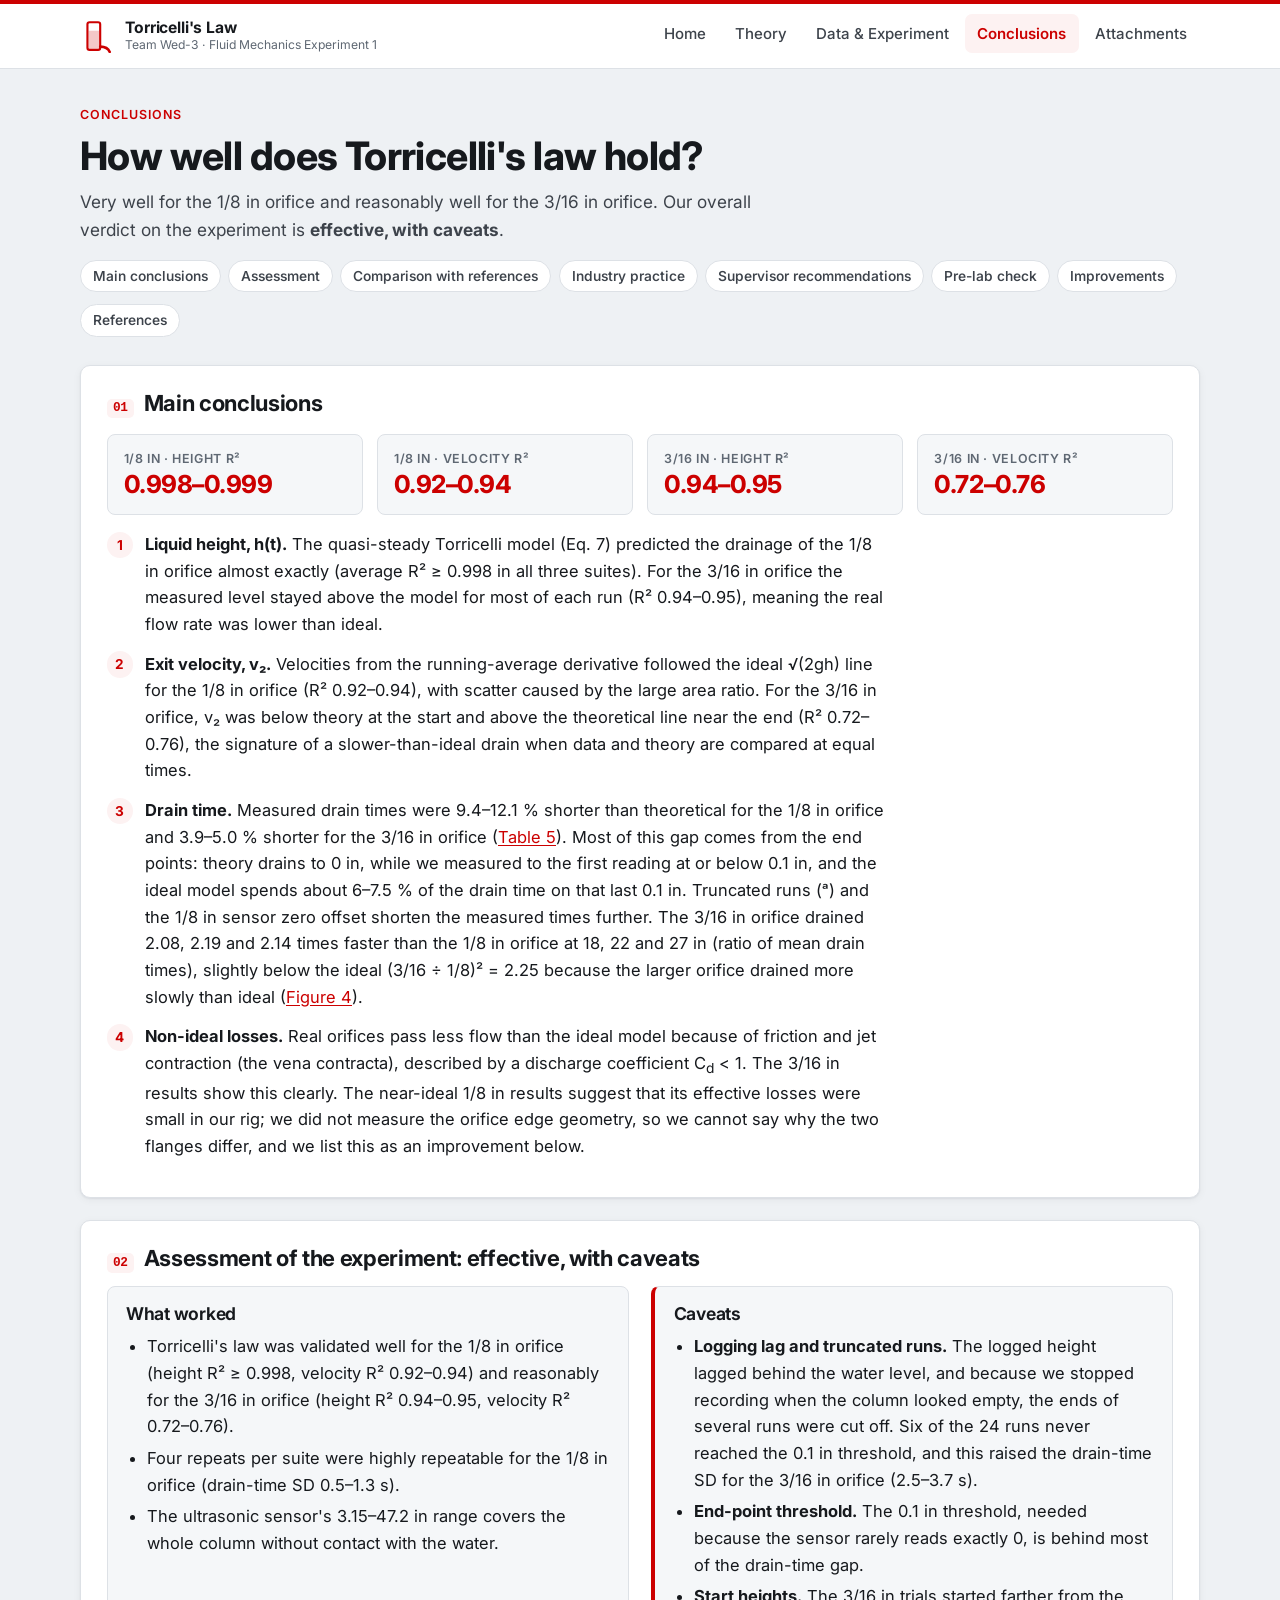
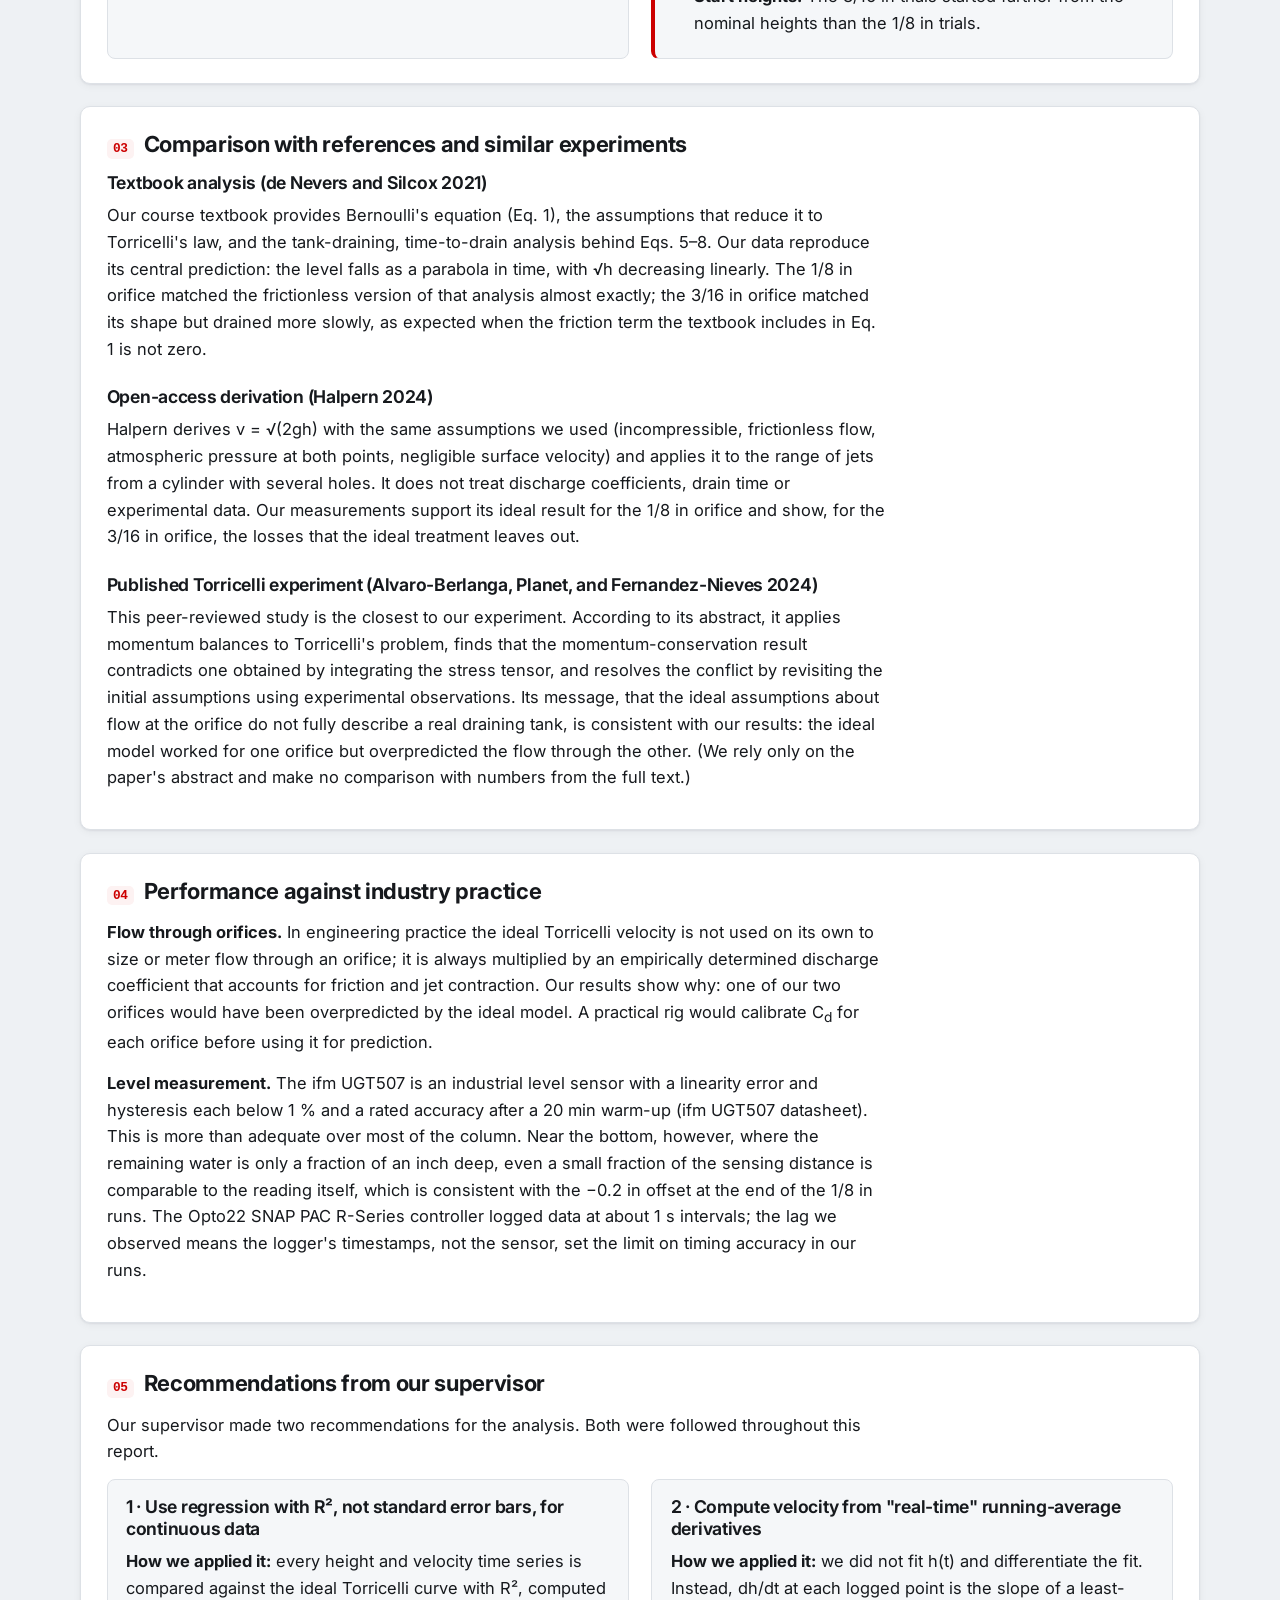
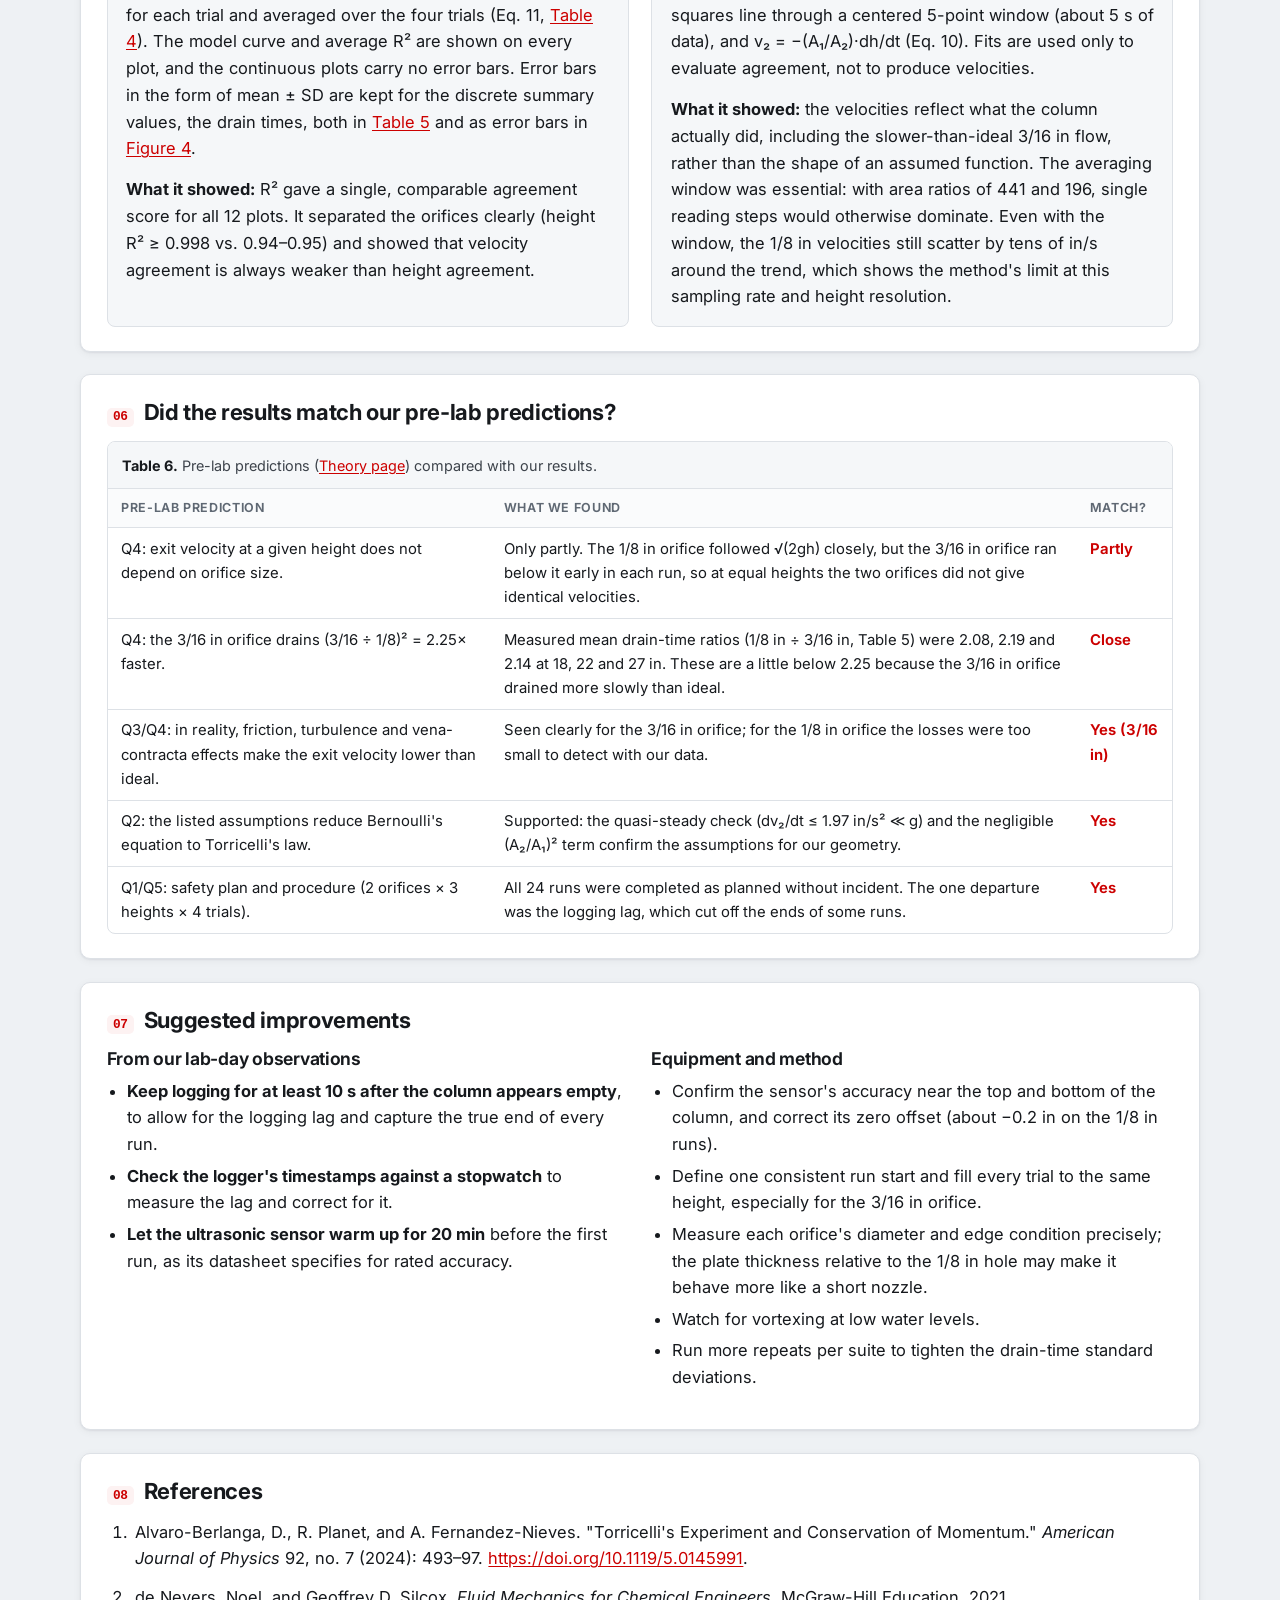
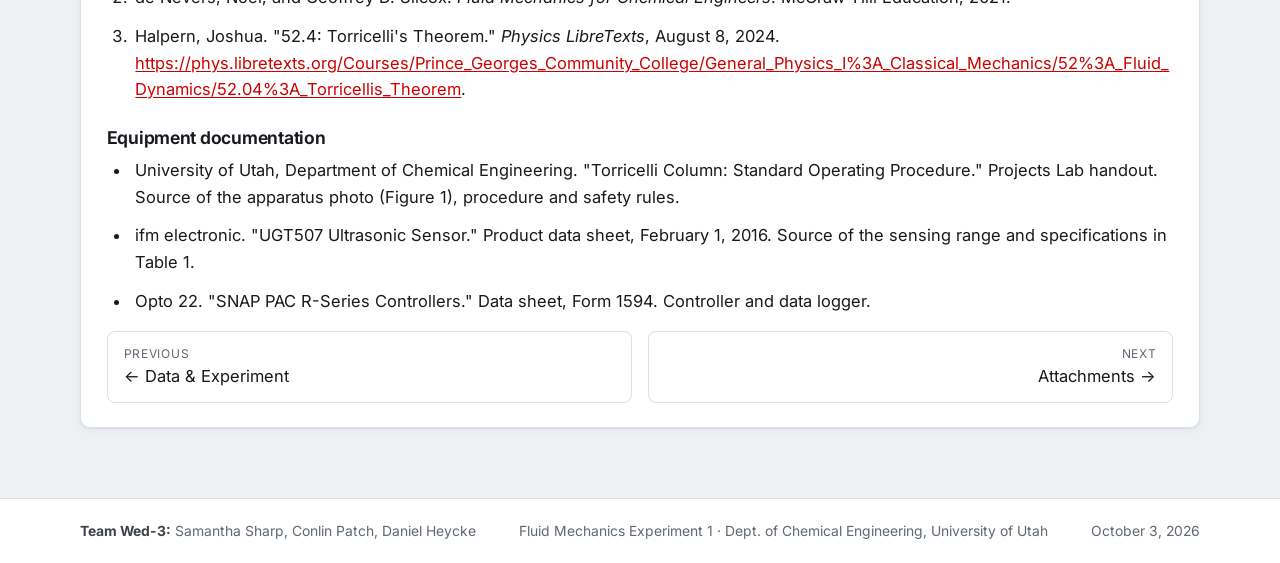
<file: conclusions.html>
<!DOCTYPE html>
<html lang="en" class="no-js">
<head>
  <meta charset="utf-8">
  <meta name="viewport" content="width=device-width, initial-scale=1">
  <title>Conclusions | Torricelli's Law | Team Wed-3</title>
  <meta name="description" content="Conclusions, assessment of effectiveness, comparison with references and industry practice, supervisor recommendations and suggested improvements.">
  <link rel="preconnect" href="https://fonts.googleapis.com">
  <link rel="preconnect" href="https://fonts.gstatic.com" crossorigin>
  <link href="https://fonts.googleapis.com/css2?family=Inter:wght@400;500;600;700;800&display=swap" rel="stylesheet">
  <link rel="stylesheet" href="css/style.css">
  <link rel="icon" href="data:image/svg+xml,%3Csvg xmlns='http://www.w3.org/2000/svg' viewBox='0 0 32 32'%3E%3Crect x='7' y='3' width='12' height='26' rx='2' fill='%23fff' stroke='%23cc0000' stroke-width='2'/%3E%3Crect x='8' y='11' width='10' height='17' fill='%23cc0000' opacity='.3'/%3E%3Cpath d='M19 26 q7 0 9 5' fill='none' stroke='%23cc0000' stroke-width='2.4'/%3E%3C/svg%3E">
</head>
<body>
<a class="skip-link" href="#main">Skip to content</a>

<header class="site-header">
  <div class="header-inner">
    <a class="brand" href="index.html">
      <svg class="brand-mark" viewBox="0 0 32 32" aria-hidden="true"><rect x="7" y="3" width="12" height="26" rx="2" fill="#fff" stroke="#cc0000" stroke-width="2"/><rect x="8" y="11" width="10" height="17" fill="#cc0000" opacity=".22"/><path d="M19 26 q7 0 9 5" fill="none" stroke="#cc0000" stroke-width="2.4" stroke-linecap="round"/></svg>
      <span class="brand-text"><span class="brand-title">Torricelli's Law</span><span class="brand-sub">Team Wed-3 · Fluid Mechanics Experiment 1</span></span>
    </a>
    <button class="nav-toggle" type="button" aria-expanded="false" aria-controls="site-nav">Menu</button>
    <nav class="site-nav" id="site-nav" aria-label="Main">
      <ul>
        <li><a href="index.html">Home</a></li>
        <li><a href="theory.html">Theory</a></li>
        <li><a href="data.html">Data &amp; Experiment</a></li>
        <li><a href="conclusions.html" aria-current="page">Conclusions</a></li>
        <li><a href="attachments.html">Attachments</a></li>
      </ul>
    </nav>
  </div>
</header>

<main id="main">
  <header class="page-head">
    <p class="eyebrow">Conclusions</p>
    <h1>How well does Torricelli's law hold?</h1>
    <p class="lede">Very well for the 1/8 in orifice and reasonably well for the 3/16 in orifice. Our overall verdict on the experiment is <strong>effective, with caveats</strong>.</p>
    <ul class="toc">
      <li><a href="#main-conclusions">Main conclusions</a></li>
      <li><a href="#assessment">Assessment</a></li>
      <li><a href="#comparison">Comparison with references</a></li>
      <li><a href="#industry">Industry practice</a></li>
      <li><a href="#supervisor">Supervisor recommendations</a></li>
      <li><a href="#prelab-check">Pre-lab check</a></li>
      <li><a href="#improvements">Improvements</a></li>
      <li><a href="#references">References</a></li>
    </ul>
  </header>

  <section class="card" id="main-conclusions" aria-labelledby="mc-h">
    <h2 id="mc-h"><span class="sec-num">01</span> Main conclusions</h2>
    <div class="stats">
      <div class="stat"><div class="label">1/8 in · height R²</div><div class="value">0.998–0.999</div></div>
      <div class="stat"><div class="label">1/8 in · velocity R²</div><div class="value">0.92–0.94</div></div>
      <div class="stat"><div class="label">3/16 in · height R²</div><div class="value">0.94–0.95</div></div>
      <div class="stat"><div class="label">3/16 in · velocity R²</div><div class="value">0.72–0.76</div></div>
    </div>
    <ol class="steps prose">
      <li><strong>Liquid height, h(t).</strong> The quasi-steady Torricelli model (Eq. 7) predicted the drainage of the 1/8 in orifice almost exactly (average R² ≥ 0.998 in all three suites). For the 3/16 in orifice the measured level stayed above the model for most of each run (R² 0.94–0.95), meaning the real flow rate was lower than ideal.</li>
      <li><strong>Exit velocity, v₂.</strong> Velocities from the running-average derivative followed the ideal √(2gh) line for the 1/8 in orifice (R² 0.92–0.94), with scatter caused by the large area ratio. For the 3/16 in orifice, v₂ was below theory at the start and above the theoretical line near the end (R² 0.72–0.76), the signature of a slower-than-ideal drain when data and theory are compared at equal times.</li>
      <li><strong>Drain time.</strong> Measured drain times were 9.4–12.1 % shorter than theoretical for the 1/8 in orifice and 3.9–5.0 % shorter for the 3/16 in orifice (<a href="data.html#drain-times">Table 5</a>). Most of this gap comes from the end points: theory drains to 0 in, while we measured to the first reading at or below 0.1 in, and the ideal model spends about 6–7.5 % of the drain time on that last 0.1 in. Truncated runs (ᵃ) and the 1/8 in sensor zero offset shorten the measured times further. The 3/16 in orifice drained 2.08, 2.19 and 2.14 times faster than the 1/8 in orifice at 18, 22 and 27 in (ratio of mean drain times), slightly below the ideal (3/16 ÷ 1/8)² = 2.25 because the larger orifice drained more slowly than ideal (<a href="data.html#fig4">Figure 4</a>).</li>
      <li><strong>Non-ideal losses.</strong> Real orifices pass less flow than the ideal model because of friction and jet contraction (the vena contracta), described by a discharge coefficient C<sub>d</sub> &lt; 1. The 3/16 in results show this clearly. The near-ideal 1/8 in results suggest that its effective losses were small in our rig; we did not measure the orifice edge geometry, so we cannot say why the two flanges differ, and we list this as an improvement below.</li>
    </ol>
  </section>

  <section class="card" id="assessment" aria-labelledby="as-h">
    <h2 id="as-h"><span class="sec-num">02</span> Assessment of the experiment: effective, with caveats</h2>
    <div class="grid-2">
      <div class="panel" style="margin:0">
        <h3 style="margin-top:0">What worked</h3>
        <ul>
          <li>Torricelli's law was validated well for the 1/8 in orifice (height R² ≥ 0.998, velocity R² 0.92–0.94) and reasonably for the 3/16 in orifice (height R² 0.94–0.95, velocity R² 0.72–0.76).</li>
          <li>Four repeats per suite were highly repeatable for the 1/8 in orifice (drain-time SD 0.5–1.3 s).</li>
          <li>The ultrasonic sensor's 3.15–47.2 in range covers the whole column without contact with the water.</li>
        </ul>
      </div>
      <div class="panel note" style="margin:0">
        <h3 style="margin-top:0">Caveats</h3>
        <ul>
          <li><strong>Logging lag and truncated runs.</strong> The logged height lagged behind the water level, and because we stopped recording when the column looked empty, the ends of several runs were cut off. Six of the 24 runs never reached the 0.1 in threshold, and this raised the drain-time SD for the 3/16 in orifice (2.5–3.7 s).</li>
          <li><strong>End-point threshold.</strong> The 0.1 in threshold, needed because the sensor rarely reads exactly 0, is behind most of the drain-time gap.</li>
          <li><strong>Start heights.</strong> The 3/16 in trials started farther from the nominal heights than the 1/8 in trials.</li>
        </ul>
      </div>
    </div>
  </section>

  <section class="card" id="comparison" aria-labelledby="cmp-h">
    <h2 id="cmp-h"><span class="sec-num">03</span> Comparison with references and similar experiments</h2>
    <div class="prose">
      <h3 style="margin-top:0">Textbook analysis (de Nevers and Silcox 2021)</h3>
      <p>Our course textbook provides Bernoulli's equation (Eq. 1), the assumptions that reduce it to Torricelli's law, and the tank-draining, time-to-drain analysis behind Eqs. 5–8. Our data reproduce its central prediction: the level falls as a parabola in time, with √h decreasing linearly. The 1/8 in orifice matched the frictionless version of that analysis almost exactly; the 3/16 in orifice matched its shape but drained more slowly, as expected when the friction term the textbook includes in Eq. 1 is not zero.</p>

      <h3>Open-access derivation (Halpern 2024)</h3>
      <p>Halpern derives v = √(2gh) with the same assumptions we used (incompressible, frictionless flow, atmospheric pressure at both points, negligible surface velocity) and applies it to the range of jets from a cylinder with several holes. It does not treat discharge coefficients, drain time or experimental data. Our measurements support its ideal result for the 1/8 in orifice and show, for the 3/16 in orifice, the losses that the ideal treatment leaves out.</p>

      <h3>Published Torricelli experiment (Alvaro-Berlanga, Planet, and Fernandez-Nieves 2024)</h3>
      <p>This peer-reviewed study is the closest to our experiment. According to its abstract, it applies momentum balances to Torricelli's problem, finds that the momentum-conservation result contradicts one obtained by integrating the stress tensor, and resolves the conflict by revisiting the initial assumptions using experimental observations. Its message, that the ideal assumptions about flow at the orifice do not fully describe a real draining tank, is consistent with our results: the ideal model worked for one orifice but overpredicted the flow through the other. (We rely only on the paper's abstract and make no comparison with numbers from the full text.)</p>
    </div>
  </section>

  <section class="card" id="industry" aria-labelledby="ind-h">
    <h2 id="ind-h"><span class="sec-num">04</span> Performance against industry practice</h2>
    <div class="prose">
      <p><strong>Flow through orifices.</strong> In engineering practice the ideal Torricelli velocity is not used on its own to size or meter flow through an orifice; it is always multiplied by an empirically determined discharge coefficient that accounts for friction and jet contraction. Our results show why: one of our two orifices would have been overpredicted by the ideal model. A practical rig would calibrate C<sub>d</sub> for each orifice before using it for prediction.</p>
      <p><strong>Level measurement.</strong> The ifm UGT507 is an industrial level sensor with a linearity error and hysteresis each below 1 % and a rated accuracy after a 20 min warm-up (ifm UGT507 datasheet). This is more than adequate over most of the column. Near the bottom, however, where the remaining water is only a fraction of an inch deep, even a small fraction of the sensing distance is comparable to the reading itself, which is consistent with the −0.2 in offset at the end of the 1/8 in runs. The Opto22 SNAP PAC R-Series controller logged data at about 1 s intervals; the lag we observed means the logger's timestamps, not the sensor, set the limit on timing accuracy in our runs.</p>
    </div>
  </section>

  <section class="card" id="supervisor" aria-labelledby="sup-h">
    <h2 id="sup-h"><span class="sec-num">05</span> Recommendations from our supervisor</h2>
    <p class="prose">Our supervisor made two recommendations for the analysis. Both were followed throughout this report.</p>
    <div class="grid-2">
      <div class="panel" style="margin:0">
        <h3 style="margin-top:0">1 · Use regression with R², not standard error bars, for continuous data</h3>
        <p><strong>How we applied it:</strong> every height and velocity time series is compared against the ideal Torricelli curve with R², computed for each trial and averaged over the four trials (Eq. 11, <a href="data.html#table4">Table 4</a>). The model curve and average R² are shown on every plot, and the continuous plots carry no error bars. Error bars in the form of mean ± SD are kept for the discrete summary values, the drain times, both in <a href="data.html#table5">Table 5</a> and as error bars in <a href="data.html#fig4">Figure 4</a>.</p>
        <p><strong>What it showed:</strong> R² gave a single, comparable agreement score for all 12 plots. It separated the orifices clearly (height R² ≥ 0.998 vs. 0.94–0.95) and showed that velocity agreement is always weaker than height agreement.</p>
      </div>
      <div class="panel" style="margin:0">
        <h3 style="margin-top:0">2 · Compute velocity from "real-time" running-average derivatives</h3>
        <p><strong>How we applied it:</strong> we did not fit h(t) and differentiate the fit. Instead, dh/dt at each logged point is the slope of a least-squares line through a centered 5-point window (about 5 s of data), and v₂ = −(A₁/A₂)·dh/dt (Eq. 10). Fits are used only to evaluate agreement, not to produce velocities.</p>
        <p><strong>What it showed:</strong> the velocities reflect what the column actually did, including the slower-than-ideal 3/16 in flow, rather than the shape of an assumed function. The averaging window was essential: with area ratios of 441 and 196, single reading steps would otherwise dominate. Even with the window, the 1/8 in velocities still scatter by tens of in/s around the trend, which shows the method's limit at this sampling rate and height resolution.</p>
      </div>
    </div>
  </section>

  <section class="card" id="prelab-check" aria-labelledby="pc-h">
    <h2 id="pc-h"><span class="sec-num">06</span> Did the results match our pre-lab predictions?</h2>
    <div class="table-wrap">
      <table>
        <caption><strong>Table 6.</strong> Pre-lab predictions (<a href="theory.html#prelab">Theory page</a>) compared with our results.</caption>
        <thead><tr><th>Pre-lab prediction</th><th>What we found</th><th>Match?</th></tr></thead>
        <tbody>
          <tr>
            <td>Q4: exit velocity at a given height does not depend on orifice size.</td>
            <td>Only partly. The 1/8 in orifice followed √(2gh) closely, but the 3/16 in orifice ran below it early in each run, so at equal heights the two orifices did not give identical velocities.</td>
            <td class="key">Partly</td>
          </tr>
          <tr>
            <td>Q4: the 3/16 in orifice drains (3/16 ÷ 1/8)² = 2.25× faster.</td>
            <td>Measured mean drain-time ratios (1/8 in ÷ 3/16 in, Table 5) were 2.08, 2.19 and 2.14 at 18, 22 and 27 in. These are a little below 2.25 because the 3/16 in orifice drained more slowly than ideal.</td>
            <td class="key">Close</td>
          </tr>
          <tr>
            <td>Q3/Q4: in reality, friction, turbulence and vena-contracta effects make the exit velocity lower than ideal.</td>
            <td>Seen clearly for the 3/16 in orifice; for the 1/8 in orifice the losses were too small to detect with our data.</td>
            <td class="key">Yes (3/16 in)</td>
          </tr>
          <tr>
            <td>Q2: the listed assumptions reduce Bernoulli's equation to Torricelli's law.</td>
            <td>Supported: the quasi-steady check (dv₂/dt ≤ 1.97 in/s² ≪ g) and the negligible (A₂/A₁)² term confirm the assumptions for our geometry.</td>
            <td class="key">Yes</td>
          </tr>
          <tr>
            <td>Q1/Q5: safety plan and procedure (2 orifices × 3 heights × 4 trials).</td>
            <td>All 24 runs were completed as planned without incident. The one departure was the logging lag, which cut off the ends of some runs.</td>
            <td class="key">Yes</td>
          </tr>
        </tbody>
      </table>
    </div>
  </section>

  <section class="card" id="improvements" aria-labelledby="imp-h">
    <h2 id="imp-h"><span class="sec-num">07</span> Suggested improvements</h2>
    <div class="grid-2">
      <div class="prose">
        <h3 style="margin-top:0">From our lab-day observations</h3>
        <ul>
          <li><strong>Keep logging for at least 10 s after the column appears empty</strong>, to allow for the logging lag and capture the true end of every run.</li>
          <li><strong>Check the logger's timestamps against a stopwatch</strong> to measure the lag and correct for it.</li>
          <li><strong>Let the ultrasonic sensor warm up for 20 min</strong> before the first run, as its datasheet specifies for rated accuracy.</li>
        </ul>
      </div>
      <div class="prose">
        <h3 style="margin-top:0">Equipment and method</h3>
        <ul>
          <li>Confirm the sensor's accuracy near the top and bottom of the column, and correct its zero offset (about −0.2 in on the 1/8 in runs).</li>
          <li>Define one consistent run start and fill every trial to the same height, especially for the 3/16 in orifice.</li>
          <li>Measure each orifice's diameter and edge condition precisely; the plate thickness relative to the 1/8 in hole may make it behave more like a short nozzle.</li>
          <li>Watch for vortexing at low water levels.</li>
          <li>Run more repeats per suite to tighten the drain-time standard deviations.</li>
        </ul>
      </div>
    </div>
  </section>

  <section class="card" id="references" aria-labelledby="ref-h">
    <h2 id="ref-h"><span class="sec-num">08</span> References</h2>
    <ol class="refs">
      <li>Alvaro-Berlanga, D., R. Planet, and A. Fernandez-Nieves. "Torricelli's Experiment and Conservation of Momentum." <em>American Journal of Physics</em> 92, no. 7 (2024): 493–97. <a href="https://doi.org/10.1119/5.0145991">https://doi.org/10.1119/5.0145991</a>.</li>
      <li>de Nevers, Noel, and Geoffrey D. Silcox. <em>Fluid Mechanics for Chemical Engineers</em>. McGraw-Hill Education, 2021.</li>
      <li>Halpern, Joshua. "52.4: Torricelli's Theorem." <em>Physics LibreTexts</em>, August 8, 2024. <a href="https://phys.libretexts.org/Courses/Prince_Georges_Community_College/General_Physics_I%3A_Classical_Mechanics/52%3A_Fluid_Dynamics/52.04%3A_Torricellis_Theorem">https://phys.libretexts.org/Courses/Prince_Georges_Community_College/General_Physics_I%3A_Classical_Mechanics/52%3A_Fluid_Dynamics/52.04%3A_Torricellis_Theorem</a>.</li>
    </ol>
    <h3>Equipment documentation</h3>
    <ul class="refs" style="list-style:disc">
      <li>University of Utah, Department of Chemical Engineering. "Torricelli Column: Standard Operating Procedure." Projects Lab handout. Source of the apparatus photo (Figure 1), procedure and safety rules.</li>
      <li>ifm electronic. "UGT507 Ultrasonic Sensor." Product data sheet, February 1, 2016. Source of the sensing range and specifications in Table 1.</li>
      <li>Opto 22. "SNAP PAC R-Series Controllers." Data sheet, Form 1594. Controller and data logger.</li>
    </ul>

    <nav class="pager" aria-label="Pages">
      <a href="data.html"><small>Previous</small>← Data &amp; Experiment</a>
      <a class="next" href="attachments.html"><small>Next</small>Attachments →</a>
    </nav>
  </section>
</main>

<footer class="site-footer">
  <div class="footer-inner">
    <span><strong>Team Wed-3:</strong> Samantha Sharp, Conlin Patch, Daniel Heycke</span>
    <span>Fluid Mechanics Experiment 1 · Dept. of Chemical Engineering, University of Utah</span>
    <span>October 3, 2026</span>
  </div>
</footer>
<script src="js/main.js"></script>
</body>
</html>
</file>
<file: css/style.css>
/* Torricelli's Law – Team Wed-3
   Modern engineering style, light mode only. */

:root {
  --red: #cc0000;
  --red-dark: #a30000;
  --red-tint: #fdf2f2;
  --ink: #16191d;
  --ink-2: #3d434b;
  --muted: #5f6873;
  --line: #dde1e6;
  --line-strong: #c4cad2;
  --panel: #f5f7f9;
  --bg: #eef1f4;
  --card: #ffffff;
  --blue: #1f5fa8;
  --shadow: 0 1px 2px rgba(16, 24, 40, .06), 0 2px 8px rgba(16, 24, 40, .05);
  --radius: 10px;
  --mono: ui-monospace, "SFMono-Regular", Consolas, "Liberation Mono", monospace;
  color-scheme: light;
}

*, *::before, *::after { box-sizing: border-box; }

html { scroll-behavior: smooth; }

body {
  margin: 0;
  font-family: "Inter", system-ui, -apple-system, "Segoe UI", Roboto, Helvetica, Arial, sans-serif;
  font-size: 16.5px;
  line-height: 1.62;
  color: var(--ink);
  background: var(--bg);
  -webkit-font-smoothing: antialiased;
}

img { max-width: 100%; height: auto; display: block; }

a { color: var(--red); text-underline-offset: 2px; }
a:hover { color: var(--red-dark); }

:focus-visible { outline: 3px solid var(--blue); outline-offset: 2px; border-radius: 3px; }

.skip-link {
  position: absolute; left: -999px; top: 0;
  background: var(--ink); color: #fff; padding: .5rem 1rem; z-index: 100;
}
.skip-link:focus { left: 1rem; top: 1rem; color: #fff; }

/* ---------- Header / nav ---------- */
.site-header {
  background: var(--card);
  border-bottom: 1px solid var(--line);
  position: sticky; top: 0; z-index: 50;
}
.site-header::before {
  content: ""; display: block; height: 4px; background: var(--red);
}
.header-inner {
  max-width: 1160px; margin: 0 auto; padding: .65rem 1.25rem;
  display: flex; align-items: center; justify-content: space-between; gap: 1rem;
}
.brand {
  display: flex; align-items: center; gap: .7rem;
  text-decoration: none; color: var(--ink);
}
.brand-mark {
  width: 34px; height: 34px; flex: none;
}
.brand-text { display: flex; flex-direction: column; line-height: 1.2; }
.brand-title { font-weight: 700; font-size: .98rem; letter-spacing: -.01em; }
.brand-sub { font-size: .76rem; color: var(--muted); }

.nav-toggle {
  display: none;
  background: none; border: 1px solid var(--line-strong); border-radius: 8px;
  padding: .4rem .65rem; font: inherit; font-size: .9rem; color: var(--ink); cursor: pointer;
}
.site-nav ul { list-style: none; margin: 0; padding: 0; display: flex; gap: .2rem; }
.site-nav a {
  display: block; padding: .45rem .8rem; border-radius: 7px;
  color: var(--ink-2); text-decoration: none; font-weight: 500; font-size: .94rem;
}
.site-nav a:hover { background: var(--panel); color: var(--ink); }
.site-nav a[aria-current="page"] { color: var(--red); background: var(--red-tint); font-weight: 600; }

@media (max-width: 980px) {
  .nav-toggle { display: block; }
  .site-nav { display: none; position: absolute; left: 0; right: 0; top: 100%;
    background: var(--card); border-bottom: 1px solid var(--line); box-shadow: var(--shadow); }
  .site-nav.open { display: block; }
  .site-nav ul { flex-direction: column; padding: .5rem 1rem 1rem; }
  .brand-sub { display: none; }
}
/* Without JS the menu stays visible on phones. */
.no-js .site-nav { display: block; position: static; box-shadow: none; border: 0; }
.no-js .nav-toggle { display: none; }

/* ---------- Page layout ---------- */
main { max-width: 1160px; margin: 0 auto; padding: 1.75rem 1.25rem 3rem; }

.page-head { margin: .5rem 0 1.5rem; }
.eyebrow {
  font-size: .78rem; font-weight: 600; letter-spacing: .08em; text-transform: uppercase;
  color: var(--red); margin: 0 0 .35rem;
}
h1, h2, h3, h4 { line-height: 1.25; letter-spacing: -.015em; color: var(--ink); }
h1 { font-size: clamp(1.7rem, 3.6vw, 2.45rem); margin: 0 0 .5rem; font-weight: 750; }
h2 { font-size: 1.38rem; margin: 0 0 .85rem; font-weight: 700; }
h3 { font-size: 1.1rem; margin: 1.5rem 0 .5rem; font-weight: 650; }
h4 { font-size: 1rem; margin: 1.2rem 0 .4rem; }
.lede { font-size: 1.08rem; color: var(--ink-2); max-width: 62ch; margin: 0; }

.card {
  background: var(--card); border: 1px solid var(--line); border-radius: var(--radius);
  box-shadow: var(--shadow); padding: 1.5rem 1.6rem; margin-bottom: 1.4rem;
}
.card > :last-child { margin-bottom: 0; }
.card h2 { display: flex; align-items: baseline; gap: .6rem; }
.sec-num {
  font-family: var(--mono); font-size: .8rem; font-weight: 600; color: var(--red);
  background: var(--red-tint); border-radius: 5px; padding: .1rem .4rem;
}
.panel {
  background: var(--panel); border: 1px solid var(--line); border-radius: 8px;
  padding: 1rem 1.15rem; margin: 1rem 0;
}
.panel > :first-child { margin-top: 0; }
.panel > :last-child { margin-bottom: 0; }
.note { border-left: 4px solid var(--red); }
.note-blue { border-left: 4px solid var(--blue); }

p { margin: 0 0 .9rem; }
ul, ol { margin: 0 0 .9rem; padding-left: 1.3rem; }
li { margin-bottom: .3rem; }
.prose { max-width: 78ch; }
.muted { color: var(--muted); }
.small { font-size: .88rem; }

.grid-2 { display: grid; grid-template-columns: 1fr 1fr; gap: 1.4rem; }
.grid-2-wide { display: grid; grid-template-columns: 1.25fr 1fr; gap: 1.6rem; align-items: start; }
@media (max-width: 860px) {
  .grid-2, .grid-2-wide { grid-template-columns: 1fr; }
}

/* ---------- Hero (home) ---------- */
.hero {
  background: var(--card); border: 1px solid var(--line); border-radius: var(--radius);
  box-shadow: var(--shadow); padding: 2rem 1.75rem; margin-bottom: 1.4rem;
  background-image: linear-gradient(90deg, rgba(204,0,0,.035) 1px, transparent 1px),
                    linear-gradient(rgba(204,0,0,.035) 1px, transparent 1px);
  background-size: 22px 22px;
}
.meta-row { display: flex; flex-wrap: wrap; gap: .75rem; margin-top: 1.4rem; }
.meta {
  background: var(--card); border: 1px solid var(--line); border-radius: 8px;
  padding: .55rem .85rem; min-width: 150px;
}
.meta dt { font-size: .72rem; font-weight: 600; letter-spacing: .06em; text-transform: uppercase; color: var(--muted); }
.meta dd { margin: 0; font-weight: 600; }
.intro-text { font-size: 1.1rem; max-width: 70ch; }

/* ---------- Stats ---------- */
.stats { display: grid; grid-template-columns: repeat(auto-fit, minmax(170px, 1fr)); gap: .9rem; margin: 1rem 0; }
.stat {
  background: var(--panel); border: 1px solid var(--line); border-radius: 8px; padding: .9rem 1rem;
}
.stat .label { font-size: .78rem; color: var(--muted); font-weight: 600; text-transform: uppercase; letter-spacing: .05em; }
.stat .value { font-size: 1.55rem; font-weight: 750; color: var(--red); letter-spacing: -.02em; line-height: 1.2; }
.stat .unit { font-size: .95rem; font-weight: 600; color: var(--ink-2); }
.stat .sub { font-size: .84rem; color: var(--muted); }

/* ---------- Figures ---------- */
figure { margin: 1rem 0 1.3rem; }
figcaption { font-size: .9rem; color: var(--ink-2); margin-top: .55rem; line-height: 1.5; }
figcaption strong { color: var(--ink); }
.fig-frame { border: 1px solid var(--line); border-radius: 8px; background: #fff; overflow: hidden; }

/* Labeled apparatus photo */
.labeled { position: relative; }
#fig1 { max-width: 780px; margin-left: auto; margin-right: auto; }
.labeled img { width: 100%; }
.callout {
  position: absolute; transform: translate(0, -50%);
  display: flex; align-items: center; pointer-events: none;
}
.callout .dot {
  width: 12px; height: 12px; border-radius: 50%; background: var(--red);
  border: 2px solid #fff; box-shadow: 0 0 0 1px rgba(0,0,0,.35); flex: none;
  transform: translateX(-50%);
}
.callout .line { height: 2px; background: var(--red); width: var(--len, 60px); margin-left: -6px; }
.callout .tag {
  background: rgba(22,25,29,.9); color: #fff; font-size: .78rem; font-weight: 600;
  padding: .2rem .5rem; border-radius: 5px; white-space: nowrap;
}
.callout .tag b { color: #ffb3b3; margin-right: .3rem; font-family: var(--mono); }
.label-key { display: none; }
@media (max-width: 640px) {
  .callout .tag { font-size: 0; padding: .1rem .35rem; }
  .callout .tag b { font-size: .75rem; margin: 0; }
  .callout .line { width: 18px !important; }
  .label-key { display: block; columns: 2; font-size: .86rem; margin: .6rem 0 0; padding-left: 1.2rem; }
}

/* ---------- Tables ---------- */
.table-wrap { overflow-x: auto; border: 1px solid var(--line); border-radius: 8px; margin: .9rem 0; background: #fff; }
table { border-collapse: collapse; width: 100%; font-size: .93rem; }
caption {
  caption-side: top; text-align: left; font-size: .9rem; color: var(--ink-2);
  padding: .7rem .9rem; border-bottom: 1px solid var(--line); background: var(--panel);
}
caption strong { color: var(--ink); }
th, td { padding: .55rem .85rem; text-align: left; border-bottom: 1px solid var(--line); vertical-align: top; }
thead th {
  background: #fafbfc; font-size: .78rem; text-transform: uppercase; letter-spacing: .05em;
  color: var(--muted); font-weight: 650; white-space: nowrap;
}
tbody tr:last-child td, tbody tr:last-child th { border-bottom: 0; }
tbody tr:hover { background: #fbfbfc; }
td.num, th.num { text-align: right; font-variant-numeric: tabular-nums; white-space: nowrap; }
.key { color: var(--red); font-weight: 650; }
.table-foot { font-size: .86rem; color: var(--ink-2); margin: .3rem 0 .9rem; }
.table-foot p { margin-bottom: .4rem; }

/* ---------- Equations ---------- */
.eq {
  display: grid; grid-template-columns: 1fr auto; align-items: center; gap: 1rem;
  background: var(--panel); border: 1px solid var(--line); border-radius: 8px;
  padding: .5rem 1rem; margin: .9rem 0 1.1rem; overflow-x: auto;
}
.eq .eq-body { min-width: 0; overflow-x: auto; }
.eq .eq-num { font-family: var(--mono); font-size: .85rem; color: var(--muted); white-space: nowrap; }
.eq.key-eq { border-left: 4px solid var(--red); }
.katex-display { margin: .5rem 0 !important; }

.steps { counter-reset: step; list-style: none; padding: 0; }
.steps > li {
  counter-increment: step; position: relative; padding-left: 2.4rem; margin-bottom: .8rem;
}
.steps > li::before {
  content: counter(step); position: absolute; left: 0; top: .05rem;
  width: 1.65rem; height: 1.65rem; border-radius: 50%; background: var(--red-tint); color: var(--red);
  font-weight: 700; font-size: .85rem; display: grid; place-items: center;
}

/* ---------- Pre-lab <details> ---------- */
details.qa {
  border: 1px solid var(--line); border-radius: 8px; background: #fff; margin-bottom: .6rem;
}
details.qa summary {
  cursor: pointer; padding: .8rem 1rem; font-weight: 600; list-style: none;
  display: flex; gap: .7rem; align-items: baseline;
}
details.qa summary::-webkit-details-marker { display: none; }
details.qa summary::after { content: "+"; margin-left: auto; color: var(--red); font-weight: 700; font-size: 1.2rem; line-height: 1; }
details.qa[open] summary::after { content: "–"; }
details.qa[open] summary { border-bottom: 1px solid var(--line); background: var(--panel); border-radius: 8px 8px 0 0; }
details.qa .qa-body { padding: .9rem 1.1rem .4rem; }
.q-num { font-family: var(--mono); color: var(--red); font-size: .9rem; }

/* ---------- Graph selector ---------- */
.selector { display: flex; flex-wrap: wrap; gap: 1.2rem 2rem; margin: .5rem 0 1rem; }
.btn-group-label { font-size: .75rem; font-weight: 650; letter-spacing: .06em; text-transform: uppercase; color: var(--muted); margin-bottom: .35rem; }
.btn-group { display: inline-flex; border: 1px solid var(--line-strong); border-radius: 8px; overflow: hidden; background: #fff; }
.btn-group button {
  font: inherit; font-size: .93rem; font-weight: 600; padding: .5rem .95rem;
  border: 0; border-right: 1px solid var(--line-strong); background: #fff; color: var(--ink-2); cursor: pointer;
}
.btn-group button:last-child { border-right: 0; }
.btn-group button:hover { background: var(--panel); }
.btn-group button[aria-pressed="true"] { background: var(--red); color: #fff; }
.no-js .selector { display: none; }
.graph-pair { display: grid; grid-template-columns: 1fr 1fr; gap: 1rem; }
@media (max-width: 760px) { .graph-pair { grid-template-columns: 1fr; } }
.graph-pair figure { margin: 0; }
.graph-pair .sub-cap { font-size: .82rem; color: var(--muted); margin-top: .35rem; }
.r2-chips { display: flex; gap: .5rem; flex-wrap: wrap; margin-top: .5rem; }
.chip {
  font-size: .82rem; font-weight: 600; border: 1px solid var(--line); background: var(--panel);
  border-radius: 999px; padding: .15rem .65rem; font-variant-numeric: tabular-nums;
}
.chip b { color: var(--red); }

/* ---------- Gallery / lightbox ---------- */
.gallery { display: grid; gap: 1.2rem; }
.gallery-row {
  display: grid; grid-template-columns: 170px 1fr 1fr; gap: 1rem; align-items: start;
  border-top: 1px solid var(--line); padding-top: 1.1rem;
}
.gallery-row:first-child { border-top: 0; padding-top: 0; }
.gallery-row h3 { margin: .2rem 0 .3rem; }
@media (max-width: 860px) { .gallery-row { grid-template-columns: 1fr 1fr; } .gallery-row .row-head { grid-column: 1 / -1; } }
@media (max-width: 560px) { .gallery-row { grid-template-columns: 1fr; } }
.gallery figure { margin: 0; }
a.zoom { display: block; position: relative; border: 1px solid var(--line); border-radius: 8px; overflow: hidden; background: #fff; }
a.zoom::after {
  content: "⤢ Enlarge"; position: absolute; right: .5rem; bottom: .5rem;
  background: rgba(22,25,29,.82); color: #fff; font-size: .74rem; font-weight: 600;
  padding: .15rem .45rem; border-radius: 5px; opacity: 0; transition: opacity .15s;
}
a.zoom:hover::after, a.zoom:focus-visible::after { opacity: 1; }

.lightbox {
  position: fixed; inset: 0; background: rgba(10,12,15,.85); z-index: 200;
  display: none; align-items: center; justify-content: center; padding: 1.5rem;
}
.lightbox.open { display: flex; }
.lightbox figure { margin: 0; max-width: min(1200px, 96vw); }
.lightbox img { max-height: 84vh; width: auto; margin: 0 auto; background: #fff; border-radius: 6px; }
.lightbox figcaption { color: #e8eaed; text-align: center; }
.lightbox-close {
  position: absolute; top: 1rem; right: 1rem; background: #fff; border: 0; border-radius: 8px;
  font: inherit; font-weight: 700; padding: .4rem .8rem; cursor: pointer;
}

/* ---------- Downloads ---------- */
.downloads { display: grid; grid-template-columns: repeat(auto-fit, minmax(300px, 1fr)); gap: 1rem; }
.dl {
  border: 1px solid var(--line); border-radius: 8px; padding: 1rem 1.1rem; background: #fff;
}
.dl h3 { margin-top: 0; }
.btn {
  display: inline-flex; align-items: center; gap: .45rem; background: var(--red); color: #fff;
  text-decoration: none; font-weight: 600; font-size: .92rem; padding: .5rem .95rem; border-radius: 8px;
}
.btn:hover { background: var(--red-dark); color: #fff; }
.filemeta { font-family: var(--mono); font-size: .8rem; color: var(--muted); }
code { font-family: var(--mono); font-size: .88em; background: var(--panel); border: 1px solid var(--line); border-radius: 4px; padding: .05rem .3rem; }

/* ---------- Page TOC ---------- */
.toc { display: flex; flex-wrap: wrap; gap: .45rem; margin: 1rem 0 0; padding: 0; list-style: none; }
.toc a {
  display: inline-block; font-size: .86rem; font-weight: 550; text-decoration: none; color: var(--ink-2);
  border: 1px solid var(--line); background: #fff; border-radius: 999px; padding: .25rem .75rem;
}
.toc a:hover { border-color: var(--red); color: var(--red); }

/* ---------- References ---------- */
.refs { padding-left: 1.5rem; }
.refs li { margin-bottom: .75rem; padding-left: .3rem; }
.refs a { word-break: break-word; }

/* ---------- Footer ---------- */
.site-footer { border-top: 1px solid var(--line); background: var(--card); }
.footer-inner {
  max-width: 1160px; margin: 0 auto; padding: 1.3rem 1.25rem; display: flex; flex-wrap: wrap;
  gap: .5rem 2rem; justify-content: space-between; font-size: .87rem; color: var(--muted);
}
.footer-inner strong { color: var(--ink-2); }

.pager { display: flex; justify-content: space-between; gap: 1rem; margin-top: 1rem; flex-wrap: wrap; }
.pager a {
  flex: 1 1 220px; text-decoration: none; border: 1px solid var(--line); background: #fff;
  border-radius: 8px; padding: .75rem 1rem; color: var(--ink);
}
.pager a:hover { border-color: var(--red); }
.pager small { display: block; color: var(--muted); font-size: .75rem; text-transform: uppercase; letter-spacing: .06em; }
.pager .next { text-align: right; }

@media (max-width: 560px) {
  body { font-size: 16px; }
  main { padding: 1.2rem 16px 2.5rem; }
  .card, .hero { padding: 1.15rem 1rem; }
  .header-inner { padding: .6rem 16px; }
  .eq { padding: .4rem .6rem; gap: .4rem; }
  .eq .katex-display { font-size: .82em; }
}

/* ---------- Drain-time chart ---------- */
.chart-fig { max-width: 820px; }
.chart-wrap { padding: .5rem .5rem .25rem; position: relative; }
.chart { width: 100%; height: auto; display: block; font-family: inherit; }
.chart .grid { stroke: #e9ecef; stroke-width: 1; }
.chart .axis { stroke: var(--line-strong); stroke-width: 1; }
.chart .tick { font-size: 12px; fill: var(--muted); font-variant-numeric: tabular-nums; }
.chart .axis-title, .chart .group { font-size: 12.5px; fill: var(--ink-2); font-weight: 600; }
.chart .pct { font-size: 11.5px; fill: var(--ink-2); font-weight: 600; font-variant-numeric: tabular-nums; }
.chart .bracket { fill: none; stroke: var(--line-strong); stroke-width: 1; }
.chart .bar-theory { fill: #b8c0c9; }
.chart .bar-meas { fill: var(--red); }
.chart .bar-theory, .chart .bar-meas { stroke: #fff; stroke-width: 1; cursor: default; }
.chart .bar-theory:hover, .chart .bar-theory:focus { fill: #9aa3ad; outline: none; }
.chart .bar-meas:hover, .chart .bar-meas:focus { fill: var(--red-dark); outline: none; }
.chart .err { stroke: var(--ink); stroke-width: 1.6; pointer-events: none; }
.chart-legend { display: flex; flex-wrap: wrap; gap: .4rem 1.4rem; font-size: .88rem; color: var(--ink-2); margin-bottom: .5rem; }
.chart-legend span { display: inline-flex; align-items: center; gap: .45rem; }
.sw { display: inline-block; width: 14px; height: 14px; border-radius: 3px; }
.sw-theory { background: #b8c0c9; }
.sw-meas { background: var(--red); }
.chart-tip {
  position: absolute; pointer-events: none; background: rgba(22,25,29,.92); color: #fff;
  font-size: .8rem; font-weight: 600; padding: .3rem .55rem; border-radius: 6px; white-space: nowrap;
  transform: translate(-50%, -115%); z-index: 5;
}

@media (max-width: 600px) {
  .chart-wrap { overflow-x: auto; }
  .chart { min-width: 580px; }
}
</file>
